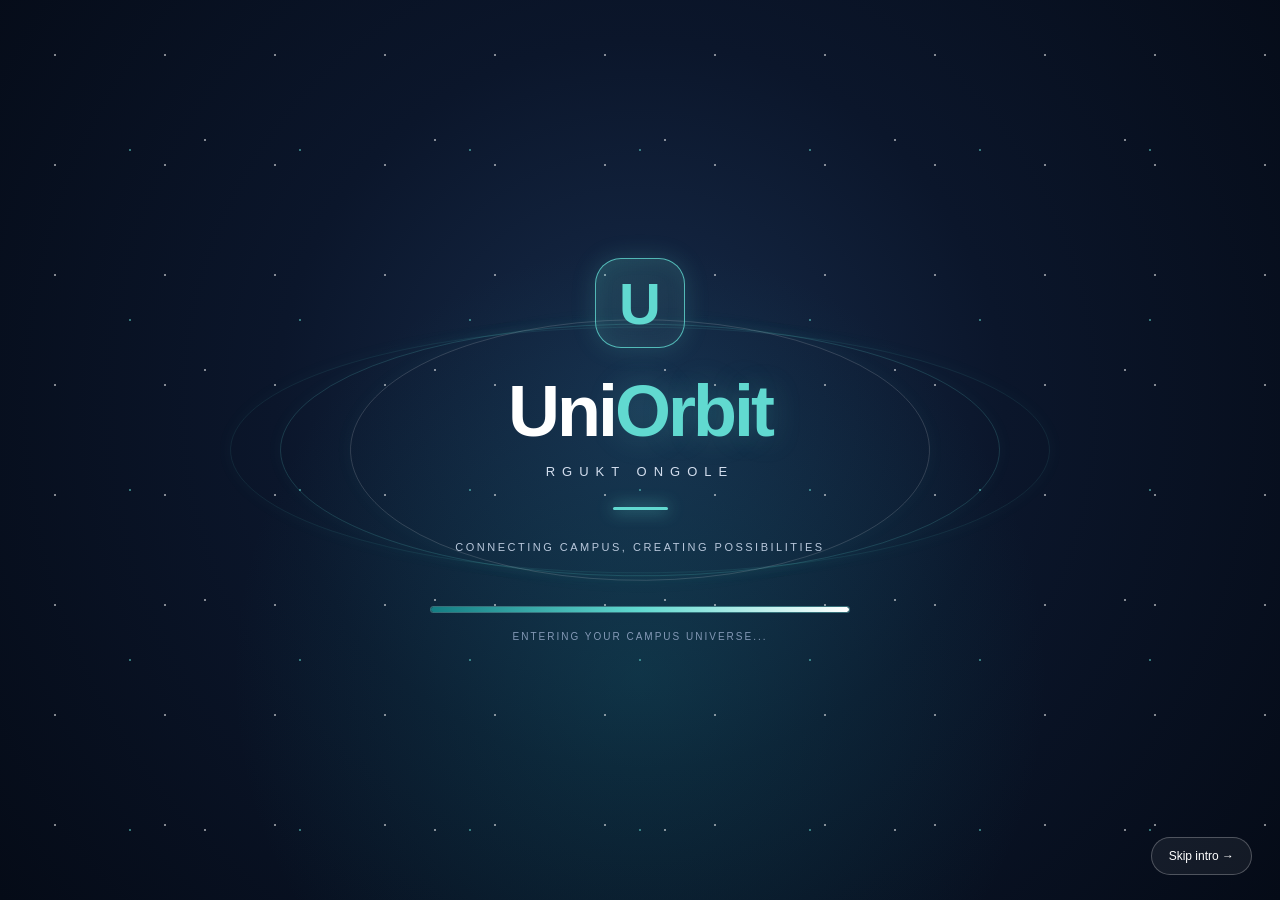
<file: frontend/index.html>
<!DOCTYPE html>
<html lang="en">
<head>
    <meta charset="UTF-8">
    <meta name="viewport" content="width=device-width, initial-scale=1.0">

    <title>Login | UniOrbit</title>

    <!-- Connect the CSS file -->
    <link rel="stylesheet" href="style.css">

    <!-- Connect the JavaScript file -->
    <script src="script.js" defer></script>
</head>

<body>
    
    <!-- UniOrbit Opening Animation -->
    <div class="intro-screen" id="introScreen">

        <div class="intro-stars"></div>

        <div class="intro-orbit intro-orbit-one"></div>
        <div class="intro-orbit intro-orbit-two"></div>
        <div class="intro-orbit intro-orbit-three"></div>

        <div class="intro-content">

            <div class="intro-logo">U</div>

            <h1 class="intro-title">
                Uni<span>Orbit</span>
            </h1>

            <p class="intro-college">RGUKT ONGOLE</p>

            <div class="intro-divider"></div>

            <p class="intro-tagline">
                CONNECTING CAMPUS, CREATING POSSIBILITIES
            </p>

            <div class="intro-loader">
                <div class="intro-loader-bar" id="introLoaderBar"></div>
            </div>

            <p class="intro-loading-text">ENTERING YOUR CAMPUS UNIVERSE...</p>

        </div>

        <button type="button" class="intro-skip" id="skipIntro">
            Skip intro →
        </button>

    </div>
    <!-- End UniOrbit Opening Animation -->

    <main class="login-container">

        <!-- Left branding section -->
        <section class="brand-panel">
            <div class="brand-content">

                <div class="logo">
                    <span class="logo-icon">U</span>
                    <span class="logo-name">UniOrbit</span>
                </div>

                <p class="brand-label">RGUKT ONGOLE</p>

                <h1>
                    Your campus.<br>
                    Your community.<br>
                    <span>Your future.</span>
                </h1>

                <p class="brand-description">
                    One connected space for learning, collaboration,
                    campus updates, and university life.
                </p>

                <div class="orbit-decoration" aria-hidden="true">
                    <div class="orbit orbit-one"></div>
                    <div class="orbit orbit-two"></div>
                    <div class="orbit orbit-three"></div>
                    <div class="orbit-core"></div>
                </div>

                <p class="brand-footer">
                    CONNECTING CAMPUS, CREATING POSSIBILITIES
                </p>

            </div>
        </section>

        <!-- Right login section -->
        <section class="form-panel">
            <div class="form-content">

                <p class="welcome-label">WELCOME BACK</p>

                <h2>Sign in to UniOrbit</h2>

                <p class="form-description">
                    Access your university portal and stay connected.
                </p>

                <form id="loginForm">

                    <div class="form-group">
                        <label for="email">University email</label>
                        <input
                            type="email"
                            id="email"
                            name="email"
                            placeholder="you@university.edu"
                            autocomplete="username"
                            required
                        >
                    </div>

                    <div class="form-group">
                        <label for="password">Password</label>

                        <div class="password-wrapper">
                            <input
                                type="password"
                                id="password"
                                name="password"
                                placeholder="Enter your password"
                                autocomplete="current-password"
                                required
                            >

                            <button
                                type="button"
                                id="togglePassword"
                                class="password-toggle"
                                aria-label="Show password"
                                aria-pressed="false"
                            >
                                Show
                            </button>
                        </div>
                    </div>

                    <div class="form-options">
                        <label class="remember-option">
                            <input
                                type="checkbox"
                                id="rememberMe"
                                name="rememberMe"
                            >
                            <span>Remember me</span>
                        </label>

                        <a href="#" id="forgotPassword">
                            Forgot password?
                        </a>
                    </div>

                    <button type="submit" class="login-button">
                        Sign In
                        <span aria-hidden="true">→</span>
                    </button>

                    <p id="formMessage" class="form-message"
                       role="status" aria-live="polite"></p>

                </form>

                <div class="registration-link">
                    Don't have an account?
                    <a href="register.html">Register</a>
                </div>

                <p class="security-note">
                    UniOrbit · A smarter campus experience
                </p>

            </div>
        </section>

    </main>

</body>
</html>
</file>
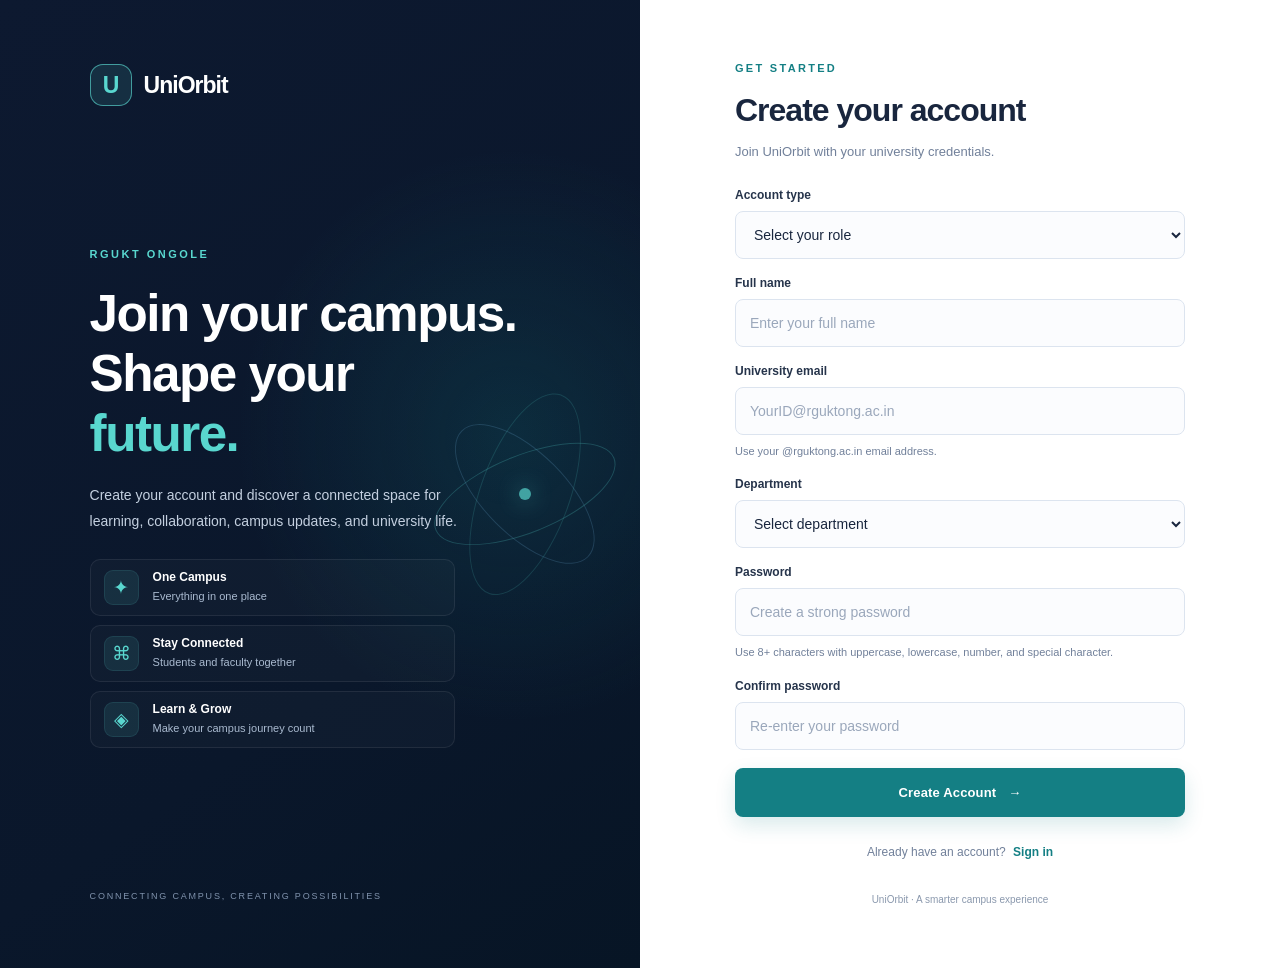
<file: frontend/register.html>
<!DOCTYPE html>
<html lang="en">
<head>
    <meta charset="UTF-8">
    <meta name="viewport" content="width=device-width, initial-scale=1.0">
    <meta name="theme-color" content="#0d1930">
    <title>Create Account | UniOrbit</title>

    <link rel="stylesheet" href="register.css">
    <script src="register.js" defer></script>
</head>
<body class="register-page">

    <main class="register-shell">

        <!-- Left branding panel -->
        <section class="register-brand">
            <a class="brand-logo" href="index.html" aria-label="UniOrbit home">
                <span class="brand-mark">U</span>
                <span>UniOrbit</span>
            </a>

            <div class="brand-content">
                <p class="eyebrow">RGUKT ONGOLE</p>

                <h1>
                    Join your campus.<br>
                    Shape your<br>
                    <span>future.</span>
                </h1>

                <p class="brand-description">
                    Create your account and discover a connected space
                    for learning, collaboration, campus updates, and
                    university life.
                </p>
                
                <div class="brand-features">
                    <div class="brand-feature">
                        <span class="feature-icon">✦</span>
                        <div>
                            <strong>One Campus</strong>
                            <small>Everything in one place</small>
                        </div>
                    </div>

                    <div class="brand-feature">
                        <span class="feature-icon">⌘</span>
                        <div>
                            <strong>Stay Connected</strong>
                            <small>Students and faculty together</small>
                        </div>
                    </div>

                    <div class="brand-feature">
                        <span class="feature-icon">◈</span>
                        <div>
                            <strong>Learn & Grow</strong>
                            <small>Make your campus journey count</small>
                        </div>
                    </div>
                </div>

            </div>

            <div class="orbit-art" aria-hidden="true">
                <span class="orbit orbit-one"></span>
                <span class="orbit orbit-two"></span>
                <span class="orbit orbit-three"></span>
                <span class="orbit-center"></span>
            </div>

            <p class="brand-footer">
                CONNECTING CAMPUS, CREATING POSSIBILITIES
            </p>
        </section>

        <!-- Right registration panel -->
        <section class="register-main">
            <div class="register-card">

                <p class="form-eyebrow">GET STARTED</p>
                <h2>Create your account</h2>
                <p class="form-intro">
                    Join UniOrbit with your university credentials.
                </p>

                <form id="registerForm" class="register-form">

                    <div class="form-field">
                        <label for="role">Account type</label>
                        <select id="role" name="role" required>
                            <option value="">Select your role</option>
                            <option value="student">Student</option>
                            <option value="faculty">Faculty</option>
                        </select>
                    </div>

                    <div class="form-field">
                        <label for="fullName">Full name</label>
                        <input
                            type="text"
                            id="fullName"
                            name="fullName"
                            placeholder="Enter your full name"
                            autocomplete="name"
                            required
                        >
                    </div>

                    <div class="form-field">
                        <label for="email">University email</label>
                        <input
                            type="email"
                            id="email"
                            name="email"
                            placeholder="YourID@rguktong.ac.in"
                            autocomplete="email"
                            required
                        >
                        <small>Use your @rguktong.ac.in email address.</small>
                    </div>

                    <div class="form-field" id="studentField" hidden>
                        <label for="studentId">Student ID</label>
                        <input
                            type="text"
                            id="studentId"
                            name="studentId"
                            placeholder="Enter your student ID"
                        >
                    </div>

                    <div class="form-field" id="facultyField" hidden>
                        <label for="facultyId">Faculty ID</label>
                        <input
                            type="text"
                            id="facultyId"
                            name="facultyId"
                            placeholder="Enter your faculty ID"
                        >
                    </div>

                    <div class="form-field">
                        <label for="department">Department</label>
                        <select id="department" name="department" required>
                            <option value="">Select department</option>
                            <option value="CSE">Computer Science (CSE)</option>
                            <option value="ECE">Electronics (ECE)</option>
                            <option value="EEE">Electrical (EEE)</option>
                            <option value="MECH">Mechanical (MECH)</option>
                            <option value="CIVIL">Civil (CIVIL)</option>
                            <option value="OTHER">Other</option>
                        </select>
                    </div>

                    <div class="form-field" id="yearField" hidden>
                        <label for="academicYear">Academic year</label>
                        <select id="academicYear" name="academicYear">
                            <option value="">Select academic year</option>
                            <option value="P1">P1</option>
                            <option value="P2">P2</option>
                            <option value="E1">E1</option>
                            <option value="E2">E2</option>
                            <option value="E3">E3</option>
                            <option value="E4">E4</option>
                        </select>
                    </div>

                    <div class="form-field">
                        <label for="newPassword">Password</label>
                        <input
                            type="password"
                            id="newPassword"
                            name="newPassword"
                            placeholder="Create a strong password"
                            autocomplete="new-password"
                            minlength="8"
                            required
                        >
                        <small id="passwordStrength">
                            Use 8+ characters with uppercase, lowercase,
                            number, and special character.
                        </small>
                    </div>

                    <div class="form-field">
                        <label for="confirmPassword">Confirm password</label>
                        <input
                            type="password"
                            id="confirmPassword"
                            name="confirmPassword"
                            placeholder="Re-enter your password"
                            autocomplete="new-password"
                            minlength="8"
                            required
                        >
                    </div>

                    <p id="registerMessage" role="status" aria-live="polite"></p>

                    <button type="submit" id="registerButton">
                        <span>Create Account</span>
                        <span aria-hidden="true">→</span>
                    </button>

                </form>

                <p class="signin-link">
                    Already have an account?
                    <a href="index.html">Sign in</a>
                </p>

                <p class="security-note">
                    UniOrbit · A smarter campus experience
                </p>

            </div>
        </section>

    </main>

</body>
</html>
</file>
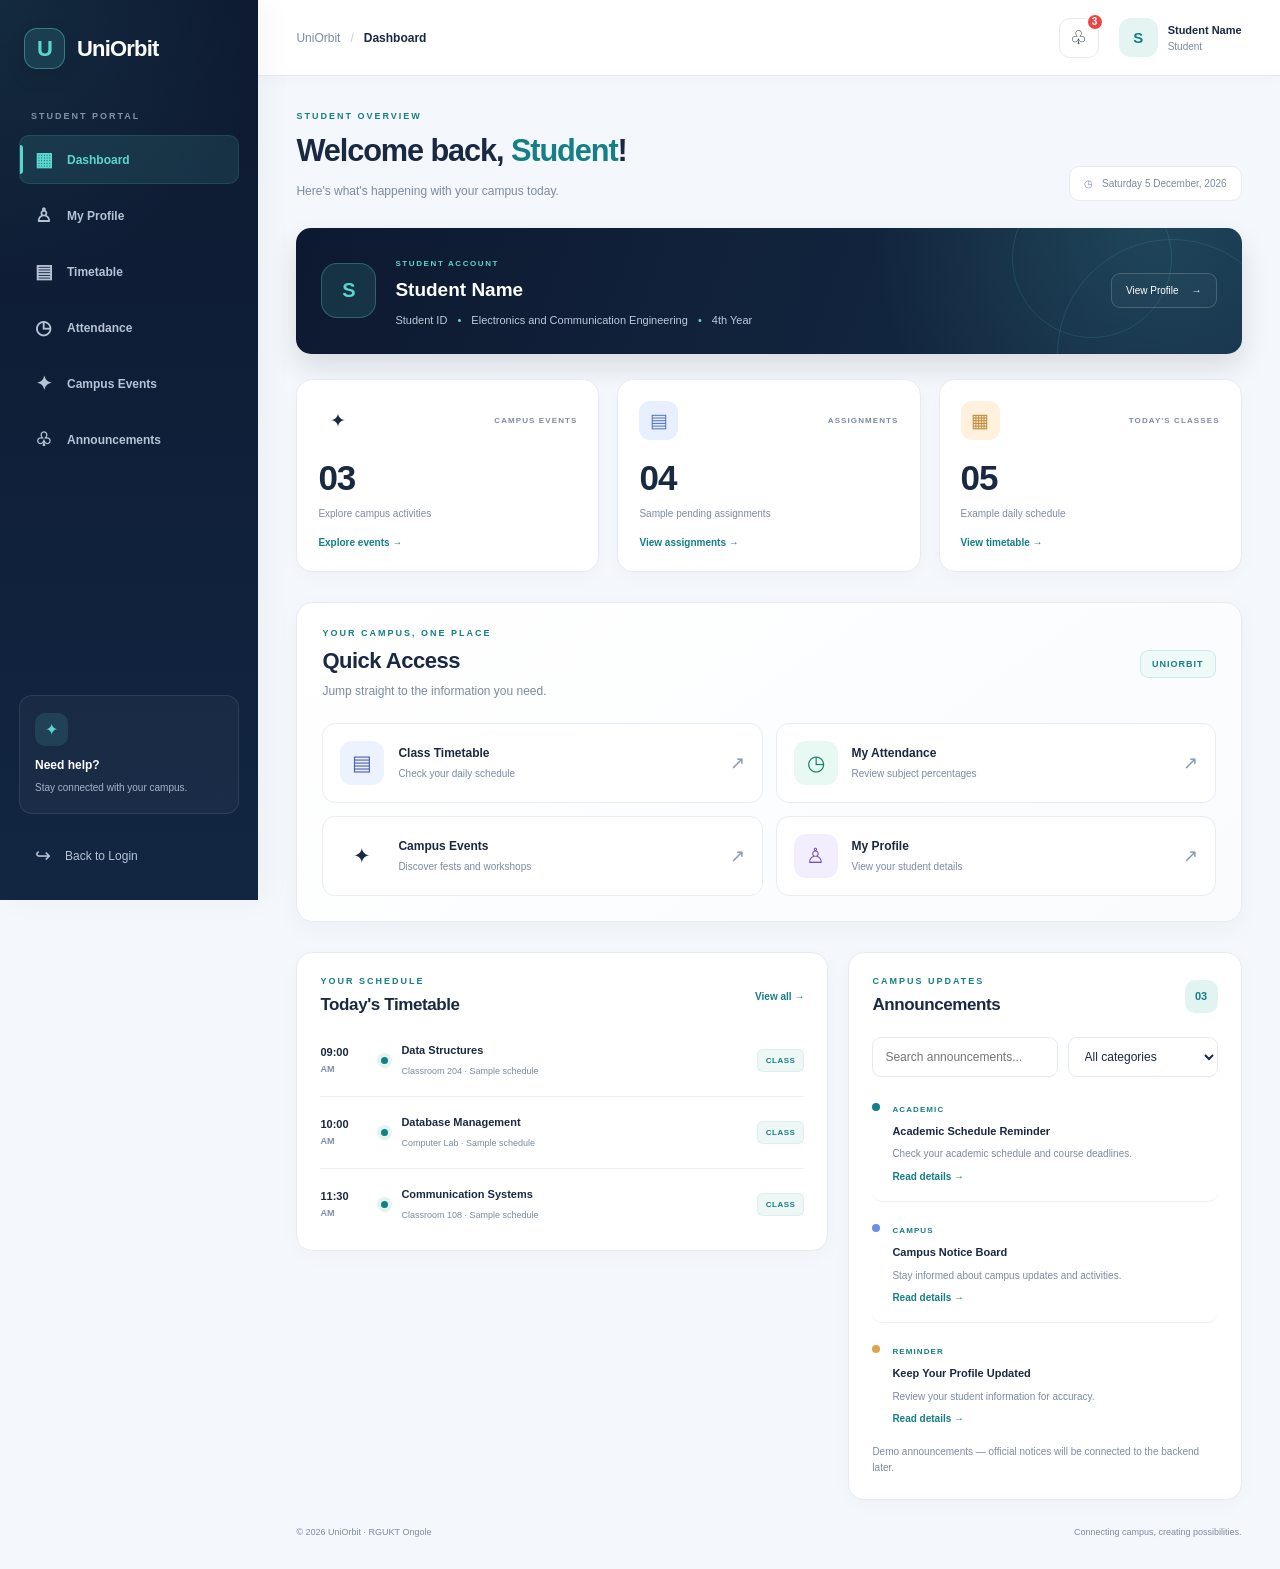
<file: frontend/student-dashboard.html>
<!DOCTYPE html>
<html lang="en">
<head>
    <meta charset="UTF-8">
    <meta name="viewport" content="width=device-width, initial-scale=1.0">
    <meta name="theme-color" content="#0d1930">
    <title>Student Dashboard | UniOrbit</title>

    <link rel="stylesheet" href="student-dashboard.css">
    <script src="student-dashboard.js" defer></script>
</head>
<body class="dashboard-page">

    <div class="dashboard-layout">

        <!-- Sidebar -->
        <aside class="sidebar" id="sidebar">
            <a href="student-dashboard.html" class="sidebar-brand">
                <span class="brand-mark">U</span>
                <span>UniOrbit</span>
            </a>

            <div class="sidebar-label">STUDENT PORTAL</div>

            <nav class="sidebar-nav" aria-label="Main navigation">
                <a href="#overview" class="nav-link active" data-section="overview">
                    <span class="nav-icon">▦</span>
                    Dashboard
                </a>
                <a href="#profile" class="nav-link" data-section="profile">
                    <span class="nav-icon">♙</span>
                    My Profile
                </a>
                <a href="#timetable" class="nav-link" data-section="timetable">
                    <span class="nav-icon">▤</span>
                    Timetable
                </a>
                <a href="#attendance" class="nav-link" data-section="attendance">
                    <span class="nav-icon">◷</span>
                    Attendance
                </a>
                <a href="#campus-events" class="nav-link" data-section="campus-events">
                <span class="nav-icon">✦</span>
                <span>Campus Events</span>
                </a>
                <a href="#announcements" class="nav-link" data-section="announcements">
                    <span class="nav-icon">♧</span>
                    Announcements
                </a>
            </nav>

            <div class="sidebar-bottom">
                <div class="sidebar-help">
                    <span class="help-icon">✦</span>
                    <strong>Need help?</strong>
                    <p>Stay connected with your campus.</p>
                </div>

                <a href="index.html" class="logout-link" id="logoutLink">
                    <span class="nav-icon">↪</span>
                    Back to Login
                </a>
            </div>
        </aside>

        <!-- Main content -->
        <main class="dashboard-main" id="mainContent">

            <header class="topbar">
                <button
                    type="button"
                    class="menu-toggle"
                    id="menuToggle"
                    aria-label="Toggle navigation"
                    aria-expanded="false"
                    aria-controls="sidebar"
                >☰</button>

                <div class="breadcrumb">
                    <span>UniOrbit</span>
                    <span class="breadcrumb-divider">/</span>
                    <strong id="breadcrumbCurrent">Dashboard</strong>
                </div>

                <div class="topbar-actions">
                    <div class="notification-wrap">
                    <button
                        type="button"
                        class="icon-button"
                        id="notificationButton"
                        aria-label="Notifications"
                        title="Notifications"
                        aria-expanded="false"
                    >
                        ♧
                        <span id="notificationBadge" class="notification-badge" hidden>0</span>
                    </button>

                    <div id="notificationPanel" class="notification-panel" hidden>
                        <div class="notification-header">
                            <div>
                                <h3>Notifications</h3>
                                <p id="notificationCount">You're all caught up!</p>
                            </div>

                            <button
                                type="button"
                                id="markAllNotificationsRead"
                                class="mark-read-button"
                            >
                                Mark all read
                            </button>
                        </div>

                        <div id="notificationList" class="notification-list"></div>
                    </div>
                </div>

                    <div class="topbar-user">
                        <div class="avatar" id="headerAvatar">S</div>
                        <div class="topbar-user-info">
                            <strong id="headerName">Student Name</strong>
                            <span>Student</span>
                        </div>
                    </div>
                </div>
            </header>

            <div class="dashboard-content" id="overview">

                <!-- Welcome section -->
                <section class="welcome-section">
                    <div>
                        <p class="section-eyebrow">STUDENT OVERVIEW</p>
                        <h1>Welcome back, <span id="welcomeName">Student</span>!</h1>
                        <p class="welcome-description">
                            Here's what's happening with your campus today.
                        </p>
                    </div>

                    <div class="date-chip">
                        <span>◷</span>
                        <span id="currentDate">Your campus at a glance</span>
                    </div>
                </section>

                <!-- Profile summary -->
                <section class="profile-banner">
                    <div class="profile-banner-avatar" id="profileAvatar">S</div>

            <div class="profile-banner-info">
                <span class="profile-tag">STUDENT ACCOUNT</span>

                <h2 id="profileName">Student Name</h2>

                <p>
                    <span id="profileIdNumber">Student ID</span>
                    <span class="dot-separator">•</span>
                    <span id="profileDepartment">Department</span>
                    <span class="dot-separator">•</span>
                    <span id="profileYear">Academic Year</span>
                </p>
            </div>

                    <a href="#profile" class="profile-action" data-section="profile">
                        View Profile <span>→</span>
                    </a>
                </section>

                <!-- Statistics -->
                <section class="stats-grid" aria-label="Academic summary">

                    <article class="stat-card">
    <div class="stat-card-top">
        <span class="stat-icon">✦</span>
        <span class="stat-label">CAMPUS EVENTS</span>
    </div>

    <div class="stat-value">03</div>

    <p class="stat-description">
        Explore campus activities
    </p>

    <a href="#campus-events"
       class="stat-link"
       data-section="campus-events">
        Explore events →
    </a>
</article>

                    <article class="stat-card">
                        <div class="stat-card-top">
                            <span class="stat-icon assignment-icon">▤</span>
                            <span class="stat-label">ASSIGNMENTS</span>
                        </div>
                        <div class="stat-value">04</div>
                        <p class="stat-description">Sample pending assignments</p>
                        <a href="#assignments" class="stat-link" data-section="assignments">
                            View assignments →
                        </a>
                    </article>

                    <article class="stat-card">
                        <div class="stat-card-top">
                            <span class="stat-icon classes-icon">▦</span>
                            <span class="stat-label">TODAY'S CLASSES</span>
                        </div>
                        <div class="stat-value">05</div>
                        <p class="stat-description">Example daily schedule</p>
                        <a href="#timetable" class="stat-link" data-section="timetable">
                            View timetable →
                        </a>
                    </article>
                </section>
                
                <!-- Quick Access -->
                <section class="quick-access-section">
                    <div class="quick-access-heading">
                        <div>
                            <p class="section-eyebrow">YOUR CAMPUS, ONE PLACE</p>
                            <h2>Quick Access</h2>
                            <p>Jump straight to the information you need.</p>
                        </div>
                        <span class="quick-access-badge">UNIORBIT</span>
                    </div>

                    <div class="quick-access-grid">
                        <a href="#timetable"
                        class="quick-access-card"
                        data-section="timetable">
                            <span class="quick-access-icon timetable-shortcut">▤</span>
                            <span class="quick-access-copy">
                                <strong>Class Timetable</strong>
                                <small>Check your daily schedule</small>
                            </span>
                            <span class="quick-access-arrow">↗</span>
                        </a>

                        <a href="#attendance"
                        class="quick-access-card"
                        data-section="attendance">
                            <span class="quick-access-icon attendance-shortcut">◷</span>
                            <span class="quick-access-copy">
                                <strong>My Attendance</strong>
                                <small>Review subject percentages</small>
                            </span>
                            <span class="quick-access-arrow">↗</span>
                        </a>

                        <a href="#campus-events"
   class="quick-access-card"
   data-section="campus-events">

    <span class="quick-access-icon">✦</span>

    <span class="quick-access-copy">
        <strong>Campus Events</strong>
        <small>Discover fests and workshops</small>
    </span>

    <span class="quick-access-arrow">↗</span>
</a>

                        <a href="#profile"
                        class="quick-access-card"
                        data-section="profile">
                            <span class="quick-access-icon profile-shortcut">♙</span>
                            <span class="quick-access-copy">
                                <strong>My Profile</strong>
                                <small>View your student details</small>
                            </span>
                            <span class="quick-access-arrow">↗</span>
                        </a>
                    </div>
                </section>

                <!-- Lower dashboard grid -->
                <div class="dashboard-grid">

                    <section class="content-card" id="timetable">
                        <div class="card-heading">
                            <div>
                                <p class="section-eyebrow">YOUR SCHEDULE</p>
                                <h2>Today's Timetable</h2>
                            </div>
                            <a href="#timetable" data-section="timetable" class="text-link">
                                View all →
                            </a>
                        </div>

                        <div class="schedule-list">
                            <article class="schedule-item">
                                <div class="schedule-time">09:00<br><span>AM</span></div>
                                <div class="schedule-marker"></div>
                                <div class="schedule-info">
                                    <strong>Data Structures</strong>
                                    <span>Classroom 204 · Sample schedule</span>
                                </div>
                                <span class="schedule-status">CLASS</span>
                            </article>

                            <article class="schedule-item">
                                <div class="schedule-time">10:00<br><span>AM</span></div>
                                <div class="schedule-marker"></div>
                                <div class="schedule-info">
                                    <strong>Database Management</strong>
                                    <span>Computer Lab · Sample schedule</span>
                                </div>
                                <span class="schedule-status">CLASS</span>
                            </article>

                            <article class="schedule-item">
                                <div class="schedule-time">11:30<br><span>AM</span></div>
                                <div class="schedule-marker"></div>
                                <div class="schedule-info">
                                    <strong>Communication Systems</strong>
                                    <span>Classroom 108 · Sample schedule</span>
                                </div>
                                <span class="schedule-status">CLASS</span>
                            </article>
                        </div>
                    </section>

                    <section class="content-card announcements-panel" id="announcements">
    <div class="card-heading">
        <div>
            <p class="section-eyebrow">CAMPUS UPDATES</p>
            <h2>Announcements</h2>
        </div>
        <span class="announcement-count" id="announcementCount">03</span>
    </div>

    <div class="announcement-controls">
        <input
            type="search"
            id="announcementSearch"
            placeholder="Search announcements..."
            aria-label="Search announcements">

        <select id="announcementFilter" aria-label="Filter announcements">
            <option value="all">All categories</option>
            <option value="academic">Academic</option>
            <option value="campus">Campus</option>
            <option value="reminder">Reminder</option>
        </select>
    </div>

    <div class="announcement-list" id="announcementList">

        <article class="announcement-item announcement-clickable"
            tabindex="0" role="button"
            data-category="academic"
            data-title="Academic Schedule Reminder"
            data-message="Please check your academic schedule and course-related deadlines regularly. Follow official instructions from your department and contact your faculty for clarification."
            data-publisher="Academic Department"
            data-date="23 October 2026"
            data-priority="Important">

            <span class="announcement-dot teal-dot"></span>
            <div>
                <span class="announcement-category">ACADEMIC</span>
                <h3>Academic Schedule Reminder</h3>
                <p>Check your academic schedule and course deadlines.</p>
                <span class="announcement-read-more">Read details →</span>
            </div>
        </article>

        <article class="announcement-item announcement-clickable"
            tabindex="0" role="button"
            data-category="campus"
            data-title="Campus Notice Board"
            data-message="Check the university notice board regularly for campus updates, departmental information, student activities and other official announcements."
            data-publisher="Campus Administration"
            data-date="23 October 2026"
            data-priority="Normal">

            <span class="announcement-dot blue-dot"></span>
            <div>
                <span class="announcement-category">CAMPUS</span>
                <h3>Campus Notice Board</h3>
                <p>Stay informed about campus updates and activities.</p>
                <span class="announcement-read-more">Read details →</span>
            </div>
        </article>

        <article class="announcement-item announcement-clickable"
            tabindex="0" role="button"
            data-category="reminder"
            data-title="Keep Your Profile Updated"
            data-message="Review your student profile and make sure your contact information, department and academic year are correct. Contact the appropriate college office if any official details need correction."
            data-publisher="Student Administration"
            data-date="23 October 2026"
            data-priority="Normal">

            <span class="announcement-dot amber-dot"></span>
            <div>
                <span class="announcement-category">REMINDER</span>
                <h3>Keep Your Profile Updated</h3>
                <p>Review your student information for accuracy.</p>
                <span class="announcement-read-more">Read details →</span>
            </div>
        </article>

    </div>

    <p id="announcementEmpty" hidden>
        No announcements match your search.
    </p>

    <p class="announcement-demo-note">
        Demo announcements — official notices will be connected to the backend later.
    </p>
</section>
<div class="announcement-modal" id="announcementModal" hidden>
    <div class="announcement-modal-backdrop"
         id="announcementModalBackdrop"></div>

    <div class="announcement-modal-content"
         role="dialog"
         aria-modal="true"
         aria-labelledby="announcementModalTitle">

        <button type="button"
                class="announcement-modal-close"
                id="closeAnnouncementModal"
                aria-label="Close announcement">
            &times;
        </button>

        <span class="announcement-modal-category"
              id="announcementModalCategory"></span>

        <h2 id="announcementModalTitle"></h2>

        <p class="announcement-modal-message"
           id="announcementModalMessage"></p>

        <div class="announcement-modal-meta">
            <p><strong>Published by:</strong>
                <span id="announcementModalPublisher"></span>
            </p>
            <p><strong>Date:</strong>
                <span id="announcementModalDate"></span>
            </p>
            <p><strong>Priority:</strong>
                <span id="announcementModalPriority"></span>
            </p>
        </div>

        <button type="button"
                class="primary-button"
                id="announcementModalDone">
            Close Announcement
        </button>
    </div>
</div>
                </div>

                <!-- Footer -->
                <footer class="dashboard-footer">
                    <span>© <span id="footerYear"></span> UniOrbit · RGUKT Ongole</span>
                    <span>Connecting campus, creating possibilities.</span>
                </footer>

            </div>

            <!-- Simple content area for navigation previews -->
            <section class="secondary-view" id="secondaryView" hidden>
                <div class="content-card secondary-view-card">
                    <p class="section-eyebrow">STUDENT PORTAL</p>
                    <h1 id="secondaryTitle">My Profile</h1>
                    <p id="secondaryDescription">
                        This section will be developed next.
                    </p>
                    <button type="button" class="primary-button" id="backToDashboard">
                        ← Back to Dashboard
                    </button>
                </div>
            </section>

        </main>
    </div>

    <div class="sidebar-overlay" id="sidebarOverlay"></div>

</body>
</html>
</file>
<file: frontend/style.css>
/* ==============================
   1. GLOBAL SETTINGS
================================ */

* {
    margin: 0;
    padding: 0;
    box-sizing: border-box;
}

:root {
    --navy: #101d38;
    --navy-light: #1b2d50;
    --teal: #147d83;
    --mint: #61d9d0;
    --white: #ffffff;
    --background: #f5f8fc;
    --text: #17243b;
    --muted: #7c8799;
    --border: #dfe5ee;
}

body {
    min-height: 100vh;
    font-family: "Segoe UI", Arial, sans-serif;
    background: var(--background);
    color: var(--text);
}

/* ==============================
   2. MAIN LAYOUT
================================ */

.login-container {
    display: grid;
    grid-template-columns: 1fr 1fr;
    min-height: 100vh;
}

/* ==============================
   3. LEFT BRANDING PANEL
================================ */

.brand-panel {
    position: relative;
    display: flex;
    align-items: center;
    justify-content: center;
    overflow: hidden;
    padding: 60px;
    color: var(--white);
    background:
        radial-gradient(
            circle at 80% 65%,
            rgba(20, 125, 131, 0.3),
            transparent 38%
        ),
        linear-gradient(145deg, var(--navy), #0b1428);
}

.brand-panel::before {
    content: "";
    position: absolute;
    inset: 0;
    opacity: 0.15;
    background-image: radial-gradient(
        rgba(255, 255, 255, 0.6) 1px,
        transparent 1px
    );
    background-size: 30px 30px;
    pointer-events: none;
}

.brand-content {
    position: relative;
    z-index: 1;
    width: 100%;
    max-width: 540px;
}

.logo {
    display: flex;
    align-items: center;
    gap: 12px;
    margin-bottom: 70px;
}

.logo-icon {
    display: grid;
    place-items: center;
    width: 46px;
    height: 46px;
    border: 1px solid rgba(97, 217, 208, 0.6);
    border-radius: 14px;
    background: rgba(97, 217, 208, 0.12);
    color: var(--mint);
    font-size: 25px;
    font-weight: 800;
}

.logo-name {
    font-size: 25px;
    font-weight: 700;
    letter-spacing: -0.8px;
}

.brand-label {
    margin-bottom: 22px;
    color: var(--mint);
    font-size: 12px;
    font-weight: 700;
    letter-spacing: 3px;
}

.brand-content h1 {
    position: relative;
    z-index: 2;
    font-size: clamp(38px, 4vw, 58px);
    line-height: 1.17;
    letter-spacing: -2px;
}

.brand-content h1 span {
    color: var(--mint);
}

.brand-description {
    max-width: 400px;
    margin-top: 24px;
    color: #bdc9dc;
    font-size: 16px;
    line-height: 1.8;
}

.brand-footer {
    margin-top: 55px;
    color: #8495b0;
    font-size: 10px;
    font-weight: 600;
    letter-spacing: 2px;
}

/* ==============================
   4. ORBIT ANIMATION
================================ */

.orbit-decoration {
    position: absolute;
    top: 50%;
    right: -30px;
    width: 220px;
    height: 220px;
    transform: translateY(-20%);
    opacity: 0.75;
    pointer-events: none;
}

.orbit {
    position: absolute;
    inset: 0;
    border: 1px solid rgba(97, 217, 208, 0.35);
    border-radius: 50%;
}

.orbit-one {
    transform: rotateX(65deg) rotate(-25deg);
    animation: orbit-spin 14s linear infinite;
}

.orbit-two {
    transform: rotateY(65deg) rotate(35deg);
    animation: orbit-spin 18s linear infinite reverse;
}

.orbit-three {
    inset: 25px;
    transform: rotateX(65deg) rotate(45deg);
    border-color: rgba(255, 255, 255, 0.25);
}

.orbit-core {
    position: absolute;
    top: 50%;
    left: 50%;
    width: 15px;
    height: 15px;
    border-radius: 50%;
    background: var(--mint);
    box-shadow: 0 0 25px var(--mint);
    transform: translate(-50%, -50%);
}

@keyframes orbit-spin {
    from {
        rotate: 0deg;
    }

    to {
        rotate: 360deg;
    }
}

/* ==============================
   5. RIGHT LOGIN PANEL
================================ */

.form-panel {
    display: flex;
    align-items: center;
    justify-content: center;
    padding: 55px 40px;
    background: var(--white);
}

.form-content {
    width: 100%;
    max-width: 410px;
    animation: fade-in 0.7s ease both;
}

.welcome-label {
    margin-bottom: 13px;
    color: var(--teal);
    font-size: 11px;
    font-weight: 800;
    letter-spacing: 2.5px;
}

.form-content h2 {
    font-size: clamp(27px, 3vw, 34px);
    letter-spacing: -1.1px;
}

.form-description {
    margin-top: 12px;
    color: var(--muted);
    font-size: 14px;
    line-height: 1.7;
}

/* ==============================
   6. INPUT FIELDS
================================ */

#loginForm {
    margin-top: 36px;
}

.form-group {
    margin-bottom: 23px;
}

.form-group > label {
    display: block;
    margin-bottom: 10px;
    font-size: 13px;
    font-weight: 650;
}

.form-group input {
    width: 100%;
    height: 52px;
    padding: 0 15px;
    border: 1px solid var(--border);
    border-radius: 10px;
    outline: none;
    background: #fbfcfe;
    color: var(--text);
    font: inherit;
    font-size: 14px;
    transition: border-color 0.2s, box-shadow 0.2s;
}

.form-group input::placeholder {
    color: #a1aabb;
}

.form-group input:focus {
    border-color: var(--teal);
    box-shadow: 0 0 0 4px rgba(20, 125, 131, 0.1);
}

/* Password input and show/hide button */

.password-wrapper {
    position: relative;
}

.password-wrapper input {
    padding-right: 75px;
}

.password-toggle {
    position: absolute;
    top: 50%;
    right: 14px;
    transform: translateY(-50%);
    border: none;
    background: transparent;
    color: var(--teal);
    font-size: 12px;
    font-weight: 700;
    cursor: pointer;
}

/* ==============================
   7. FORM OPTIONS
================================ */

.form-options {
    display: flex;
    align-items: center;
    justify-content: space-between;
    gap: 12px;
    margin: 4px 0 27px;
    font-size: 12px;
}

.remember-option {
    display: flex;
    align-items: center;
    gap: 8px;
    color: #596579;
    cursor: pointer;
}

.remember-option input {
    width: 15px;
    height: 15px;
    accent-color: var(--teal);
}

a {
    color: var(--teal);
    font-weight: 650;
    text-decoration: none;
}

a:hover {
    text-decoration: underline;
}

/* ==============================
   8. SIGN-IN BUTTON
================================ */

.login-button {
    display: flex;
    align-items: center;
    justify-content: center;
    gap: 12px;
    width: 100%;
    min-height: 52px;
    border: none;
    border-radius: 10px;
    background: var(--teal);
    color: var(--white);
    font-size: 14px;
    font-weight: 700;
    cursor: pointer;
    box-shadow: 0 8px 18px rgba(20, 125, 131, 0.16);
    transition: background 0.2s, transform 0.2s, box-shadow 0.2s;
}

.login-button:hover {
    background: #10696e;
    box-shadow: 0 10px 22px rgba(20, 125, 131, 0.23);
    transform: translateY(-1px);
}

.login-button:active {
    transform: translateY(0);
}

.login-button span {
    font-size: 20px;
}

/* ==============================
   9. MESSAGES AND FOOTER
================================ */

.form-message {
    min-height: 20px;
    margin-top: 12px;
    color: #b42318;
    font-size: 12px;
    line-height: 1.5;
}

.registration-link {
    margin-top: 25px;
    text-align: center;
    color: #697589;
    font-size: 13px;
}

.registration-link a {
    margin-left: 4px;
}

.security-note {
    margin-top: 45px;
    color: #9aa4b4;
    font-size: 11px;
    text-align: center;
}

/* ==============================
   10. ANIMATION
================================ */

@keyframes fade-in {
    from {
        opacity: 0;
        transform: translateY(12px);
    }

    to {
        opacity: 1;
        transform: translateY(0);
    }
}

/* ==============================
   11. RESPONSIVE DESIGN
================================ */

@media (max-width: 900px) {
    .login-container {
        grid-template-columns: 0.9fr 1.1fr;
    }

    .brand-panel {
        padding: 35px;
    }

    .form-panel {
        padding: 40px 28px;
    }

    .orbit-decoration {
        right: -100px;
        opacity: 0.4;
    }

    .brand-footer {
        font-size: 9px;
        letter-spacing: 1px;
    }
}

@media (max-width: 650px) {
    .login-container {
        grid-template-columns: 1fr;
    }

    .brand-panel {
        min-height: 280px;
        padding: 28px 25px;
    }

    .logo {
        margin-bottom: 32px;
    }

    .brand-content h1 {
        font-size: 35px;
    }

    .brand-description {
        max-width: 330px;
        margin-top: 15px;
        font-size: 13px;
    }

    .orbit-decoration {
        top: 60%;
        right: -85px;
        width: 160px;
        height: 160px;
        opacity: 0.3;
    }

    .brand-footer {
        margin-top: 28px;
    }

    .form-panel {
        padding: 45px 25px;
    }

    .form-content {
        max-width: 430px;
    }

    .security-note {
        margin-top: 30px;
    }
}

/* Respect users who prefer reduced motion */

@media (prefers-reduced-motion: reduce) {
    *,
    *::before,
    *::after {
        animation-duration: 0.01ms !important;
        animation-iteration-count: 1 !important;
        scroll-behavior: auto !important;
        transition-duration: 0.01ms !important;
    }
}

/* =====================================
   UNIORBIT CINEMATIC INTRO
===================================== */

.intro-screen {
    position: fixed;
    inset: 0;
    z-index: 9999;
    display: flex;
    align-items: center;
    justify-content: center;
    overflow: hidden;
    background:
        radial-gradient(
            ellipse at 50% 75%,
            rgba(20, 125, 131, 0.25),
            transparent 45%
        ),
        radial-gradient(
            circle at 50% 45%,
            #172c4b 0%,
            #0b162b 45%,
            #050b17 100%
        );
    color: #ffffff;
    opacity: 1;
    visibility: visible;
    transition:
        opacity 0.8s ease,
        visibility 0.8s ease;
}

/* Smooth exit */

.intro-screen.intro-hidden {
    opacity: 0;
    visibility: hidden;
    pointer-events: none;
}

/* Starfield */

.intro-stars {
    position: absolute;
    inset: 0;
    background-image:
        radial-gradient(circle, #ffffff 1px, transparent 1.5px),
        radial-gradient(circle, #61d9d0 1px, transparent 1.5px),
        radial-gradient(circle, #ffffff 1px, transparent 1.5px);
    background-size: 110px 110px, 170px 170px, 230px 230px;
    background-position: 0 0, 45px 65px, 90px 25px;
    opacity: 0.5;
    animation: star-drift 18s linear infinite;
    pointer-events: none;
}

@keyframes star-drift {
    from {
        transform: translateY(0);
    }

    to {
        transform: translateY(-110px);
    }
}

/* Orbital rings */

.intro-orbit {
    position: absolute;
    width: min(72vw, 720px);
    height: min(72vw, 720px);
    border: 1px solid rgba(97, 217, 208, 0.24);
    border-radius: 50%;
    box-shadow: 0 0 25px rgba(97, 217, 208, 0.04);
    pointer-events: none;
}

.intro-orbit-one {
    animation: intro-spin 16s linear infinite;
    transform: scaleY(0.35) rotate(25deg);
}

.intro-orbit-two {
    width: min(58vw, 580px);
    height: min(58vw, 580px);
    border-color: rgba(255, 255, 255, 0.18);
    animation: intro-spin 12s linear infinite reverse;
    transform: scaleY(0.45) rotate(-35deg);
}

.intro-orbit-three {
    width: min(82vw, 820px);
    height: min(82vw, 820px);
    border-color: rgba(97, 217, 208, 0.12);
    animation: intro-spin 24s linear infinite;
    transform: scaleY(0.3) rotate(60deg);
}

@keyframes intro-spin {
    from {
        rotate: 0deg;
    }

    to {
        rotate: 360deg;
    }
}

/* Intro content */

.intro-content {
    position: relative;
    z-index: 2;
    width: min(90%, 600px);
    text-align: center;
    animation: intro-appear 1s ease both;
}

.intro-logo {
    display: grid;
    place-items: center;
    width: 90px;
    height: 90px;
    margin: 0 auto 22px;
    border: 1px solid rgba(97, 217, 208, 0.8);
    border-radius: 26px;
    background: linear-gradient(
        145deg,
        rgba(97, 217, 208, 0.18),
        rgba(255, 255, 255, 0.03)
    );
    color: #61d9d0;
    font-size: 58px;
    font-weight: 800;
    box-shadow:
        0 0 25px rgba(97, 217, 208, 0.18),
        inset 0 0 20px rgba(97, 217, 208, 0.08);
    animation: logo-glow 2.5s ease-in-out infinite alternate;
}

@keyframes logo-glow {
    from {
        box-shadow: 0 0 15px rgba(97, 217, 208, 0.15);
        transform: scale(1);
    }

    to {
        box-shadow: 0 0 38px rgba(97, 217, 208, 0.4);
        transform: scale(1.04);
    }
}

.intro-title {
    font-size: clamp(42px, 7vw, 72px);
    font-weight: 800;
    letter-spacing: -3px;
}

.intro-title span {
    color: #61d9d0;
    text-shadow: 0 0 30px rgba(97, 217, 208, 0.25);
}

.intro-college {
    margin-top: 12px;
    color: #d3deee;
    font-size: 13px;
    letter-spacing: 7px;
}

.intro-divider {
    width: 55px;
    height: 3px;
    margin: 28px auto;
    border-radius: 5px;
    background: #61d9d0;
    box-shadow: 0 0 16px #61d9d0;
    animation: divider-pulse 1.8s ease-in-out infinite alternate;
}

@keyframes divider-pulse {
    from {
        opacity: 0.5;
        transform: scaleX(0.7);
    }

    to {
        opacity: 1;
        transform: scaleX(1.2);
    }
}

.intro-tagline {
    color: #b9c8dc;
    font-size: 11px;
    line-height: 1.8;
    letter-spacing: 2.5px;
}

/* Loading bar */

.intro-loader {
    width: min(80%, 420px);
    height: 7px;
    margin: 48px auto 18px;
    overflow: hidden;
    border: 1px solid rgba(97, 217, 208, 0.35);
    border-radius: 20px;
    background: rgba(255, 255, 255, 0.08);
}

.intro-loader-bar {
    width: 0;
    height: 100%;
    border-radius: inherit;
    background: linear-gradient(
        90deg,
        #147d83,
        #61d9d0,
        #ffffff
    );
    box-shadow: 0 0 15px #61d9d0;
    transition: width 2.7s cubic-bezier(0.2, 0.7, 0.2, 1);
}

.intro-loading-text {
    color: #8499b6;
    font-size: 10px;
    letter-spacing: 2px;
    animation: text-blink 1.5s ease-in-out infinite alternate;
}

@keyframes text-blink {
    from {
        opacity: 0.5;
    }

    to {
        opacity: 1;
    }
}

/* Skip button */

.intro-skip {
    position: absolute;
    right: 28px;
    bottom: 25px;
    z-index: 3;
    padding: 11px 17px;
    border: 1px solid rgba(255, 255, 255, 0.25);
    border-radius: 30px;
    background: rgba(255, 255, 255, 0.06);
    color: #ffffff;
    font-size: 12px;
    cursor: pointer;
    transition: background 0.2s, border-color 0.2s;
}

.intro-skip:hover {
    border-color: #61d9d0;
    background: rgba(97, 217, 208, 0.12);
}

/* Initial entrance */

@keyframes intro-appear {
    from {
        opacity: 0;
        transform: translateY(20px);
    }

    to {
        opacity: 1;
        transform: translateY(0);
    }
}

/* Mobile layout */

@media (max-width: 600px) {
    .intro-logo {
        width: 72px;
        height: 72px;
        border-radius: 20px;
        font-size: 46px;
    }

    .intro-title {
        letter-spacing: -2px;
    }

    .intro-college {
        font-size: 10px;
        letter-spacing: 5px;
    }

    .intro-tagline {
        font-size: 9px;
        letter-spacing: 1.5px;
    }

    .intro-loader {
        margin-top: 35px;
    }

    .intro-skip {
        right: 18px;
        bottom: 18px;
    }
}

/* Accessibility: reduce motion when requested */

@media (prefers-reduced-motion: reduce) {
    .intro-stars,
    .intro-orbit,
    .intro-logo,
    .intro-divider,
    .intro-loading-text {
        animation: none !important;
    }

    .intro-screen,
    .intro-loader-bar {
        transition-duration: 0.01ms !important;
    }
}
</file>
<file: frontend/register.css>
/* ==========================================
   UNIORBIT — RESPONSIVE REGISTRATION PAGE
   Navy + White + Teal
========================================== */

.register-page {
    --navy: #0d1930;
    --navy-light: #122640;
    --teal: #147f84;
    --teal-light: #59d7cf;
    --text: #19263e;
    --muted: #71809a;
    --border: #dce4ef;
    --input-bg: #fbfcfe;

    margin: 0;
    min-width: 320px;
    min-height: 100vh;
    color: var(--text);
    background: #f6f8fc;
    font-family: Arial, Helvetica, sans-serif;
    -webkit-font-smoothing: antialiased;
}

.register-page *,
.register-page *::before,
.register-page *::after {
    box-sizing: border-box;
}

.register-page [hidden] {
    display: none !important;
}

.register-page a {
    color: inherit;
    text-decoration: none;
}

.register-page input,
.register-page select,
.register-page button {
    font: inherit;
}

.register-page button,
.register-page input,
.register-page select {
    -webkit-tap-highlight-color: transparent;
}

/* MAIN LAYOUT */

.register-page .register-shell {
    display: grid;
    grid-template-columns: minmax(0, 1fr) minmax(0, 1fr);
    width: 100%;
    min-height: 100vh;
}

/* LEFT BRANDING PANEL */

.register-page .register-brand {
    position: relative;
    isolation: isolate;
    display: flex;
    flex-direction: column;
    justify-content: space-between;
    min-width: 0;
    min-height: 100vh;
    padding: clamp(28px, 5vw, 68px) clamp(25px, 7vw, 96px);
    overflow: hidden;
    color: #fff;
    background:
        radial-gradient(
            circle at 80% 55%,
            rgba(20, 127, 132, 0.23),
            transparent 35%
        ),
        linear-gradient(
            145deg,
            #0d1930 0%,
            #0c1a30 55%,
            #071525 100%
        );
}

.register-page .register-brand::before {
    content: "";
    position: absolute;
    z-index: -1;
    inset: 0;
    pointer-events: none;
    background-image: radial-gradient(
        rgba(153, 202, 222, 0.32) 0.7px,
        transparent 0.7px
    );
    background-size: 24px 24px;
    opacity: 0.35;
}

/* BRAND LOGO */

.register-page .brand-logo {
    position: relative;
    z-index: 2;
    display: inline-flex;
    align-items: center;
    gap: 12px;
    width: fit-content;
    max-width: 100%;
    font-size: clamp(20px, 1.8vw, 23px);
    font-weight: 800;
    letter-spacing: -1px;
}

.register-page .brand-mark {
    display: grid;
    flex: 0 0 42px;
    place-items: center;
    width: 42px;
    height: 42px;
    border: 1px solid rgba(89, 215, 207, 0.65);
    border-radius: 13px;
    background: rgba(89, 215, 207, 0.12);
    color: var(--teal-light);
    font-size: 23px;
}

/* BRAND CONTENT */

.register-page .brand-content {
    position: relative;
    z-index: 2;
    width: 100%;
    max-width: 570px;
    margin: 40px 0;
}

.register-page .eyebrow,
.register-page .form-eyebrow {
    margin: 0 0 20px;
    color: var(--teal-light);
    font-size: 11px;
    font-weight: 800;
    letter-spacing: 2.5px;
    line-height: 1.6;
}

.register-page .brand-content h1 {
    margin: 0;
    font-size: clamp(34px, 3.7vw, 54px);
    line-height: 1.15;
    letter-spacing: -1.8px;
    font-weight: 800;
    overflow-wrap: break-word;
}

.register-page .brand-content h1 span {
    color: var(--teal-light);
}

.register-page .brand-description {
    max-width: 430px;
    margin: 22px 0 0;
    color: #c4d0e0;
    font-size: 14px;
    line-height: 1.9;
}

/* ORBITAL ARTWORK */

.register-page .orbit-art {
    position: absolute;
    z-index: 0;
    top: 51%;
    right: 1%;
    width: clamp(130px, 19vw, 230px);
    aspect-ratio: 1;
    pointer-events: none;
    transform: translateY(-50%);
    opacity: 0.8;
}

.register-page .orbit {
    position: absolute;
    top: 50%;
    left: 50%;
    width: 84%;
    height: 34%;
    border: 1px solid rgba(89, 215, 207, 0.42);
    border-radius: 50%;
    transform: translate(-50%, -50%) rotate(-22deg);
}

.register-page .orbit-two {
    width: 78%;
    height: 36%;
    transform: translate(-50%, -50%) rotate(45deg);
}

.register-page .orbit-three {
    width: 39%;
    height: 92%;
    transform: translate(-50%, -50%) rotate(20deg);
}

.register-page .orbit-center {
    position: absolute;
    top: 50%;
    left: 50%;
    width: 12px;
    height: 12px;
    border-radius: 50%;
    background: var(--teal-light);
    box-shadow: 0 0 22px rgba(89, 215, 207, 0.75);
    transform: translate(-50%, -50%);
    animation: register-pulse 3s ease-in-out infinite;
}

.register-page .brand-footer {
    position: relative;
    z-index: 2;
    margin: 0;
    color: #8093ad;
    font-size: 9px;
    letter-spacing: 1.8px;
    line-height: 1.8;
}

/* RIGHT PANEL */

.register-page .register-main {
    display: flex;
    align-items: flex-start;
    justify-content: center;
    min-width: 0;
    min-height: 100vh;
    padding: clamp(32px, 5vw, 60px) clamp(24px, 5vw, 76px);
    background: #fff;
}

.register-page .register-card {
    width: 100%;
    max-width: 465px;
    min-width: 0;
    margin: auto;
    animation: register-enter 0.5s ease both;
}

.register-page .form-eyebrow {
    margin-bottom: 12px;
    color: var(--teal);
    letter-spacing: 2.3px;
}

.register-page .register-card h2 {
    margin: 0;
    color: var(--text);
    font-size: clamp(26px, 2.5vw, 34px);
    line-height: 1.25;
    letter-spacing: -1px;
    overflow-wrap: break-word;
}

.register-page .form-intro {
    margin: 11px 0 28px;
    color: var(--muted);
    font-size: 13px;
    line-height: 1.75;
}

/* FORM */

.register-page .register-form {
    display: flex;
    flex-direction: column;
    gap: 17px;
    width: 100%;
}

.register-page .form-field {
    display: flex;
    flex-direction: column;
    gap: 8px;
    width: 100%;
    min-width: 0;
}

.register-page .form-field label {
    color: #26344b;
    font-size: 12px;
    font-weight: 700;
    line-height: 1.5;
}

.register-page .form-field input,
.register-page .form-field select {
    display: block;
    width: 100%;
    min-width: 0;
    min-height: 48px;
    padding: 12px 14px;
    border: 1px solid var(--border);
    border-radius: 9px;
    outline: none;
    background: var(--input-bg);
    color: var(--text);
    font-size: 14px;

    transition:
        border-color 0.2s ease,
        box-shadow 0.2s ease,
        background 0.2s ease;
}

.register-page .form-field select {
    padding-right: 32px;
    cursor: pointer;
}

.register-page .form-field input::placeholder {
    color: #9aa7bb;
    opacity: 1;
}

.register-page .form-field input:focus,
.register-page .form-field select:focus {
    border-color: var(--teal);
    background: #fff;
    box-shadow: 0 0 0 4px rgba(20, 127, 132, 0.10);
}

.register-page .form-field input:focus-visible,
.register-page .form-field select:focus-visible,
.register-page .register-form button:focus-visible,
.register-page a:focus-visible {
    outline: 2px solid var(--teal);
    outline-offset: 3px;
}

.register-page .form-field small {
    color: var(--muted);
    font-size: 11px;
    line-height: 1.65;
    overflow-wrap: anywhere;
}

.register-page #registerMessage {
    margin: 0;
    font-size: 12px;
    line-height: 1.6;
    overflow-wrap: anywhere;
}

.register-page #registerMessage:empty {
    display: none;
}

/* CREATE ACCOUNT BUTTON */

.register-page .register-form button {
    display: flex;
    align-items: center;
    justify-content: center;
    gap: 12px;
    width: 100%;
    min-height: 49px;
    margin-top: 3px;
    padding: 13px 18px;
    border: 0;
    border-radius: 9px;
    background: var(--teal);
    color: #fff;
    font-size: 13px;
    font-weight: 700;
    cursor: pointer;
    box-shadow: 0 8px 20px rgba(20, 127, 132, 0.16);

    transition:
        background 0.2s ease,
        transform 0.2s ease,
        box-shadow 0.2s ease;
}

.register-page .register-form button:hover {
    background: #106e73;
    transform: translateY(-2px);
    box-shadow: 0 11px 24px rgba(20, 127, 132, 0.22);
}

.register-page .register-form button:active {
    transform: translateY(0);
}

.register-page .register-form button:disabled {
    opacity: 0.7;
    cursor: not-allowed;
    transform: none;
}

/* BOTTOM LINKS */

.register-page .signin-link {
    margin: 25px 0 0;
    color: var(--muted);
    text-align: center;
    font-size: 12px;
    line-height: 1.8;
}

.register-page .signin-link a {
    display: inline-block;
    margin-left: 4px;
    color: var(--teal);
    font-weight: 800;
}

.register-page .signin-link a:hover {
    text-decoration: underline;
    text-underline-offset: 3px;
}

.register-page .security-note {
    margin: 28px 0 0;
    color: #8a98ad;
    text-align: center;
    font-size: 10px;
    line-height: 1.7;
}

/* ANIMATIONS */

@keyframes register-pulse {
    0%, 100% {
        opacity: 0.75;
    }

    50% {
        opacity: 1;
    }
}

@keyframes register-enter {
    from {
        opacity: 0;
        transform: translateY(10px);
    }

    to {
        opacity: 1;
        transform: translateY(0);
    }
}

/* TABLETS AND SMALL LAPTOPS */

@media (max-width: 1024px) {
    .register-page .register-shell {
        grid-template-columns: minmax(0, 0.9fr) minmax(0, 1.1fr);
    }

    .register-page .register-brand {
        padding: 38px 30px;
    }

    .register-page .brand-content h1 {
        font-size: clamp(32px, 4vw, 43px);
    }

    .register-page .orbit-art {
        right: -25px;
        opacity: 0.5;
    }

    .register-page .register-main {
        padding: 38px 30px;
    }
}

/* MOBILE LANDSCAPE AND TABLETS */

@media (max-width: 700px) {
    .register-page .register-shell {
        grid-template-columns: minmax(0, 1fr);
    }

    .register-page .register-brand {
        min-height: auto;
        padding: 26px clamp(22px, 6vw, 38px) 30px;
    }

    .register-page .brand-mark {
        flex-basis: 39px;
        width: 39px;
        height: 39px;
    }

    .register-page .brand-content {
        margin: 32px 0 18px;
    }

    .register-page .eyebrow {
        margin-bottom: 13px;
    }

    .register-page .brand-content h1 {
        font-size: clamp(33px, 7vw, 44px);
        letter-spacing: -1.3px;
    }

    .register-page .brand-description {
        max-width: 480px;
        margin-top: 15px;
        font-size: 13px;
        line-height: 1.8;
    }

    .register-page .orbit-art {
        top: 55%;
        right: -35px;
        width: 155px;
        opacity: 0.24;
    }

    .register-page .brand-footer {
        font-size: 8px;
        letter-spacing: 1.2px;
    }

    .register-page .register-main {
        min-height: auto;
        padding: 36px clamp(22px, 6vw, 38px) 32px;
    }

    .register-page .register-card {
        max-width: 500px;
        margin: 0 auto;
    }

    .register-page .register-card h2 {
        font-size: 29px;
    }

    .register-page .form-intro {
        margin-bottom: 24px;
    }
}

/* SMALL MOBILE PHONES */

@media (max-width: 380px) {
    .register-page .register-brand {
        padding: 22px 19px 25px;
    }

    .register-page .brand-content {
        margin: 27px 0 17px;
    }

    .register-page .brand-content h1 {
        font-size: 32px;
    }

    .register-page .orbit-art {
        right: -65px;
        opacity: 0.16;
    }

    .register-page .register-main {
        padding: 30px 19px;
    }

    .register-page .register-card h2 {
        font-size: 26px;
    }

    .register-page .register-form {
        gap: 15px;
    }

    .register-page .form-field input,
    .register-page .form-field select {
        min-height: 46px;
        padding: 11px 12px;
        font-size: 13px;
    }
}

/* SHORT SCREENS */

@media (max-height: 650px) and (min-width: 701px) {
    .register-page .register-brand {
        padding-top: 28px;
        padding-bottom: 28px;
    }

    .register-page .brand-content {
        margin: 24px 0;
    }

    .register-page .brand-description {
        margin-top: 15px;
    }

    .register-page .register-main {
        padding-top: 28px;
        padding-bottom: 28px;
    }
}

/* ACCESSIBILITY */

@media (prefers-reduced-motion: reduce) {
    .register-page *,
    .register-page *::before,
    .register-page *::after {
        animation: none !important;
        transition: none !important;
        scroll-behavior: auto !important;
    }
}

/* ==========================================
   UNIORBIT — PREMIUM ANIMATION UPGRADE
========================================== */

/* 1. Smooth entrance for the branding panel */
.register-page .register-brand {
    animation: brandReveal 0.9s cubic-bezier(0.2, 0.7, 0.2, 1) both;
}

@keyframes brandReveal {
    from {
        opacity: 0;
        transform: translateX(-24px);
    }
    to {
        opacity: 1;
        transform: translateX(0);
    }
}

/* 2. Animate the headline */
.register-page .brand-content {
    animation: textReveal 0.8s 0.2s ease both;
}

@keyframes textReveal {
    from {
        opacity: 0;
        transform: translateY(20px);
    }
    to {
        opacity: 1;
        transform: translateY(0);
    }
}


/* Keep the orbital system centered on the glowing core */
.register-page .orbit-art {
    position: absolute;
    transform: translateY(-50%);
    transform-origin: center center;
}

/* Each ring rotates around the same central point */
.register-page .orbit-one {
    animation: orbitAroundCenter 12s linear infinite;
}

.register-page .orbit-two {
    animation: orbitAroundCenter 18s linear infinite reverse;
}

.register-page .orbit-three {
    animation: orbitAroundCenter 24s linear infinite;
}

/* Rotate the rings around their shared center */
@keyframes orbitAroundCenter {
    from {
        transform: translate(-50%, -50%) rotate(0deg);
    }

    to {
        transform: translate(-50%, -50%) rotate(360deg);
    }
}

/* Keep the central glowing point stationary */
.register-page .orbit-center {
    position: absolute;
    top: 50%;
    left: 50%;
    transform: translate(-50%, -50%);
    animation: coreGlow 2.5s ease-in-out infinite;
}

/* 5. Registration card entrance */
.register-page .register-card {
    animation: cardReveal 0.8s 0.15s cubic-bezier(0.2, 0.7, 0.2, 1) both;
}

@keyframes cardReveal {
    from {
        opacity: 0;
        transform: translateY(24px) scale(0.985);
    }
    to {
        opacity: 1;
        transform: translateY(0) scale(1);
    }
}

/* 6. Staggered form-field entrance */
.register-page .register-form > .form-field {
    animation: fieldReveal 0.55s ease both;
}

.register-page .register-form > .form-field:nth-child(1) {
    animation-delay: 0.20s;
}
.register-page .register-form > .form-field:nth-child(2) {
    animation-delay: 0.27s;
}
.register-page .register-form > .form-field:nth-child(3) {
    animation-delay: 0.34s;
}
.register-page .register-form > .form-field:nth-child(4) {
    animation-delay: 0.41s;
}
.register-page .register-form > .form-field:nth-child(5) {
    animation-delay: 0.48s;
}
.register-page .register-form > .form-field:nth-child(6) {
    animation-delay: 0.55s;
}
.register-page .register-form > .form-field:nth-child(7) {
    animation-delay: 0.62s;
}
.register-page .register-form > .form-field:nth-child(8) {
    animation-delay: 0.69s;
}

@keyframes fieldReveal {
    from {
        opacity: 0;
        transform: translateY(10px);
    }
    to {
        opacity: 1;
        transform: translateY(0);
    }
}

/* 7. Animated focus glow on inputs */
.register-page .form-field input,
.register-page .form-field select {
    transition:
        border-color 0.25s ease,
        box-shadow 0.25s ease,
        background 0.25s ease,
        transform 0.25s ease;
}

.register-page .form-field input:focus,
.register-page .form-field select:focus {
    transform: translateY(-1px);
    box-shadow: 0 0 0 4px rgba(20, 127, 132, 0.10);
}

/* 8. Shimmer effect on Create Account button */
.register-page .register-form button {
    position: relative;
    isolation: isolate;
    overflow: hidden;
}

.register-page .register-form button::before {
    content: "";
    position: absolute;
    z-index: -1;
    top: 0;
    left: -120%;
    width: 65%;
    height: 100%;
    background: linear-gradient(
        110deg,
        transparent,
        rgba(255, 255, 255, 0.23),
        transparent
    );
    transform: skewX(-20deg);
    transition: left 0.65s ease;
}

.register-page .register-form button:hover::before {
    left: 150%;
}

/* 9. Logo hover animation */
.register-page .brand-mark {
    transition:
        transform 0.35s ease,
        box-shadow 0.35s ease,
        background 0.35s ease;
}

.register-page .brand-logo:hover .brand-mark {
    transform: rotate(-8deg) scale(1.07);
    background: rgba(89, 215, 207, 0.2);
    box-shadow: 0 0 25px rgba(89, 215, 207, 0.2);
}

/* 10. Reduced-motion accessibility */
@media (prefers-reduced-motion: reduce) {
    .register-page .register-brand,
    .register-page .brand-content,
    .register-page .orbit-art,
    .register-page .orbit,
    .register-page .orbit-center,
    .register-page .register-card,
    .register-page .register-form > .form-field {
        animation: none !important;
        opacity: 1;
        transform: none;
        translate: none;
        rotate: none;
        scale: none;
    }
}

/* Left branding: use the empty space better */

.register-page .brand-content {
    max-width: 540px;
}

.register-page .brand-content h1 {
    font-size: clamp(38px, 4.2vw, 58px);
}

.register-page .brand-description {
    max-width: 410px;
    margin-bottom: 28px;
}

.register-page .brand-features {
    display: grid;
    gap: 12px;
    max-width: 380px;
    margin-top: 24px;
}

.register-page .brand-feature {
    display: flex;
    align-items: center;
    gap: 14px;
    padding: 12px 15px;
    border: 1px solid rgba(255, 255, 255, 0.09);
    border-radius: 10px;
    background: rgba(255, 255, 255, 0.035);
    transition:
        background 0.25s ease,
        border-color 0.25s ease,
        transform 0.25s ease;
}

.register-page .brand-feature:hover {
    background: rgba(89, 215, 207, 0.08);
    border-color: rgba(89, 215, 207, 0.3);
    transform: translateX(5px);
}

.register-page .feature-icon {
    display: grid;
    flex: 0 0 38px;
    width: 38px;
    height: 38px;
    place-items: center;
    border-radius: 9px;
    background: rgba(89, 215, 207, 0.1);
    color: #59d7cf;
    font-size: 19px;
}

.register-page .brand-feature strong,
.register-page .brand-feature small {
    display: block;
}

.register-page .brand-feature strong {
    margin-bottom: 4px;
    color: #fff;
    font-size: 12px;
}

.register-page .brand-feature small {
    color: #aabbd0;
    font-size: 11px;
    line-height: 1.5;
}

/* Keep the branding compact on phones */
@media (max-width: 700px) {
    .register-page .brand-content h1 {
        font-size: clamp(34px, 8vw, 44px);
    }

    .register-page .brand-features {
        grid-template-columns: 1fr;
        gap: 8px;
        margin-top: 20px;
    }

    .register-page .brand-feature {
        padding: 10px 12px;
    }

    .register-page .orbit-art {
        opacity: 0.15;
    }
}

/* ==========================================
   UNIORBIT — FINAL VISUAL POLISH
========================================== */

/* Better balance between branding and artwork */
.register-page .register-brand {
    position: relative;
    background:
        radial-gradient(
            ellipse at 80% 45%,
            rgba(20, 127, 132, 0.20),
            transparent 38%
        ),
        linear-gradient(145deg, #0d1930, #0a172b 65%, #071525);
}

/* More balanced heading */
.register-page .brand-content {
    max-width: 500px;
}

.register-page .brand-content h1 {
    font-size: clamp(36px, 4vw, 53px);
    line-height: 1.17;
    letter-spacing: -1.5px;
}

.register-page .brand-description {
    max-width: 390px;
    margin-top: 19px;
    margin-bottom: 24px;
    line-height: 1.85;
}

/* Compact feature list */
.register-page .brand-features {
    display: grid;
    gap: 9px;
    max-width: 365px;
    margin-top: 22px;
}

.register-page .brand-feature {
    padding: 10px 13px;
    border-color: rgba(255, 255, 255, 0.075);
    background: rgba(255, 255, 255, 0.025);
    backdrop-filter: blur(8px);
    -webkit-backdrop-filter: blur(8px);
}

.register-page .brand-feature:hover {
    background: rgba(89, 215, 207, 0.075);
    border-color: rgba(89, 215, 207, 0.3);
    transform: translateX(4px);
}

.register-page .feature-icon {
    flex-basis: 35px;
    width: 35px;
    height: 35px;
    border: 1px solid rgba(89, 215, 207, 0.12);
}

/* More subtle, layered orbit artwork */
.register-page .orbit-art {
    right: 0;
    opacity: 0.7;
}

.register-page .orbit {
    border-color: rgba(89, 215, 207, 0.34);
}

.register-page .orbit-two {
    border-color: rgba(112, 174, 218, 0.30);
}

.register-page .orbit-three {
    border-color: rgba(89, 215, 207, 0.23);
}

/* Cleaner form spacing */
.register-page .register-card {
    max-width: 450px;
}

.register-page .form-intro {
    margin-bottom: 23px;
}

.register-page .register-form {
    gap: 15px;
}

.register-page .form-field {
    gap: 7px;
}

.register-page .form-field input,
.register-page .form-field select {
    border-radius: 8px;
}

.register-page .register-form button {
    border-radius: 8px;
    letter-spacing: 0.15px;
}

/* Tablet adjustments */
@media (max-width: 1024px) {
    .register-page .brand-content h1 {
        font-size: clamp(32px, 4vw, 42px);
    }

    .register-page .orbit-art {
        right: -20px;
        opacity: 0.4;
    }
}

/* Mobile: keep branding compact */
@media (max-width: 700px) {
    .register-page .brand-content {
        max-width: 520px;
    }

    .register-page .brand-content h1 {
        font-size: clamp(34px, 8vw, 43px);
    }

    .register-page .brand-features {
        max-width: 100%;
    }

    .register-page .orbit-art {
        right: -35px;
        opacity: 0.18;
    }

    .register-page .register-card {
        max-width: 500px;
    }
}

/* Very small phones */
@media (max-width: 380px) {
    .register-page .brand-content h1 {
        font-size: 31px;
    }

    .register-page .brand-feature {
        padding: 9px 10px;
    }
}

/* Respect reduced-motion settings */
@media (prefers-reduced-motion: reduce) {
    .register-page .brand-feature {
        transition: none;
    }

    .register-page .brand-feature:hover {
        transform: none;
    }
}
</file>
<file: frontend/student-dashboard.css>
/* ==========================================
   UNIORBIT — PREMIUM STUDENT DASHBOARD
   Navy + Teal | Responsive Sidebar
========================================== */

.dashboard-page {
    --dash-navy: #0d1930;
    --dash-navy-light: #142641;
    --dash-teal: #147f84;
    --dash-teal-light: #59d7cf;
    --dash-bg: #f4f7fb;
    --dash-white: #ffffff;
    --dash-text: #1a2942;
    --dash-muted: #7c8ba2;
    --dash-border: #e6ebf2;
    --dash-shadow: 0 12px 32px rgba(13, 25, 48, 0.055);

    margin: 0;
    min-width: 320px;
    min-height: 100vh;
    background: var(--dash-bg);
    color: var(--dash-text);
    font-family: Arial, Helvetica, sans-serif;
    -webkit-font-smoothing: antialiased;
}

.dashboard-page *,
.dashboard-page *::before,
.dashboard-page *::after {
    box-sizing: border-box;
}

.dashboard-page a {
    color: inherit;
    text-decoration: none;
}

.dashboard-page button {
    font: inherit;
}

.dashboard-page button:focus-visible,
.dashboard-page a:focus-visible {
    outline: 3px solid var(--dash-teal-light);
    outline-offset: 3px;
}

.dashboard-page [hidden] {
    display: none !important;
}

/* MAIN LAYOUT */

.dashboard-page .dashboard-layout {
    min-height: 100vh;
}

/* SIDEBAR */

.dashboard-page .sidebar {
    position: fixed;
    z-index: 100;
    inset: 0 auto 0 0;
    display: flex;
    flex-direction: column;
    width: 258px;
    padding: 28px 19px 20px;
    overflow-y: auto;
    background:
        radial-gradient(circle at top left,
            rgba(89, 215, 207, 0.09), transparent 30%),
        linear-gradient(180deg, #0d1930, #122642);
    color: #fff;
    box-shadow: 8px 0 30px rgba(13, 25, 48, 0.04);
}

.dashboard-page .sidebar-brand {
    display: flex;
    align-items: center;
    gap: 12px;
    margin: 0 0 42px 5px;
    font-size: 22px;
    font-weight: 800;
    letter-spacing: -0.8px;
}

.dashboard-page .brand-mark {
    display: grid;
    flex: 0 0 41px;
    width: 41px;
    height: 41px;
    place-items: center;
    border: 1px solid rgba(89, 215, 207, 0.42);
    border-radius: 13px;
    background: rgba(89, 215, 207, 0.13);
    color: var(--dash-teal-light);
    box-shadow: 0 7px 20px rgba(0, 0, 0, 0.12);
    transition: transform 0.25s ease;
}

.dashboard-page .sidebar-brand:hover .brand-mark {
    transform: translateY(-2px) rotate(-3deg);
}

.dashboard-page .sidebar-label {
    margin: 0 0 14px 12px;
    color: #8293ad;
    font-size: 9px;
    font-weight: 700;
    letter-spacing: 2px;
}

.dashboard-page .sidebar-nav {
    display: flex;
    flex-direction: column;
    gap: 7px;
}

.dashboard-page .nav-link {
    position: relative;
    display: flex;
    align-items: center;
    gap: 13px;
    min-height: 46px;
    padding: 12px 13px;
    border: 1px solid transparent;
    border-radius: 10px;
    color: #b6c3d6;
    font-size: 12px;
    font-weight: 600;
    transition: all 0.22s ease;
}

.dashboard-page .nav-link:hover {
    background: rgba(255, 255, 255, 0.06);
    color: #fff;
    transform: translateX(3px);
}

.dashboard-page .nav-link.active {
    border-color: rgba(89, 215, 207, 0.14);
    background: rgba(89, 215, 207, 0.12);
    color: var(--dash-teal-light);
}

.dashboard-page .nav-link.active::before {
    position: absolute;
    top: 9px;
    bottom: 9px;
    left: 0;
    width: 3px;
    border-radius: 0 4px 4px 0;
    background: var(--dash-teal-light);
    content: "";
}

.dashboard-page .nav-icon {
    display: inline-grid;
    flex: 0 0 21px;
    width: 21px;
    place-items: center;
    font-size: 19px;
}

.dashboard-page .sidebar-bottom {
    margin-top: auto;
    padding-top: 35px;
}

.dashboard-page .sidebar-help {
    padding: 17px 15px;
    border: 1px solid rgba(255, 255, 255, 0.09);
    border-radius: 13px;
    background: rgba(255, 255, 255, 0.035);
}

.dashboard-page .help-icon {
    display: grid;
    width: 33px;
    height: 33px;
    margin-bottom: 12px;
    place-items: center;
    border-radius: 10px;
    background: rgba(89, 215, 207, 0.13);
    color: var(--dash-teal-light);
}

.dashboard-page .sidebar-help strong {
    display: block;
    font-size: 12px;
}

.dashboard-page .sidebar-help p {
    margin: 7px 0 0;
    color: #a5b4c9;
    font-size: 10px;
    line-height: 1.7;
}

.dashboard-page .logout-link {
    display: flex;
    align-items: center;
    gap: 12px;
    margin-top: 17px;
    padding: 13px;
    border-radius: 9px;
    color: #b6c3d6;
    font-size: 12px;
    transition: background 0.2s ease, color 0.2s ease;
}

.dashboard-page .logout-link:hover {
    background: rgba(255, 255, 255, 0.06);
    color: #fff;
}

/* MAIN CONTENT AND TOPBAR */

.dashboard-page .dashboard-main {
    min-width: 0;
    min-height: 100vh;
    margin-left: 258px;
}

.dashboard-page .topbar {
    position: sticky;
    z-index: 50;
    top: 0;
    display: flex;
    align-items: center;
    justify-content: space-between;
    gap: 20px;
    min-height: 76px;
    padding: 14px clamp(22px, 3vw, 45px);
    border-bottom: 1px solid var(--dash-border);
    background: rgba(255, 255, 255, 0.94);
    box-shadow: 0 4px 18px rgba(13, 25, 48, 0.025);
    backdrop-filter: blur(14px);
}

.dashboard-page .breadcrumb {
    display: flex;
    flex-wrap: wrap;
    align-items: center;
    gap: 10px;
    color: var(--dash-muted);
    font-size: 12px;
}

.dashboard-page .breadcrumb strong {
    color: var(--dash-text);
}

.dashboard-page .breadcrumb-divider {
    color: #c5cedb;
}

.dashboard-page .topbar-actions {
    display: flex;
    align-items: center;
    gap: 20px;
}

.dashboard-page .icon-button {
    display: grid;
    width: 40px;
    height: 40px;
    place-items: center;
    border: 1px solid var(--dash-border);
    border-radius: 11px;
    background: #fff;
    color: var(--dash-text);
    font-size: 19px;
    cursor: pointer;
    transition: all 0.2s ease;
}

.dashboard-page .icon-button:hover {
    transform: translateY(-2px);
    border-color: #cce7e5;
    background: #eff9f8;
    color: var(--dash-teal);
}

.dashboard-page .topbar-user {
    display: flex;
    align-items: center;
    gap: 10px;
}

.dashboard-page .avatar,
.dashboard-page .profile-banner-avatar {
    display: grid;
    flex: 0 0 39px;
    width: 39px;
    height: 39px;
    place-items: center;
    border-radius: 12px;
    background: #e3f4f2;
    color: var(--dash-teal);
    font-size: 15px;
    font-weight: 800;
}

.dashboard-page .topbar-user-info strong,
.dashboard-page .topbar-user-info span {
    display: block;
}

.dashboard-page .topbar-user-info strong {
    max-width: 150px;
    overflow: hidden;
    color: var(--dash-text);
    font-size: 11px;
    text-overflow: ellipsis;
    white-space: nowrap;
}

.dashboard-page .topbar-user-info span {
    margin-top: 5px;
    color: var(--dash-muted);
    font-size: 10px;
}

.dashboard-page .menu-toggle {
    display: none;
    width: 40px;
    height: 40px;
    place-items: center;
    border: 1px solid var(--dash-border);
    border-radius: 10px;
    background: #fff;
    color: var(--dash-text);
    font-size: 20px;
    cursor: pointer;
}

/* DASHBOARD CONTENT */

.dashboard-page .dashboard-content {
    width: 100%;
    max-width: 1600px;
    margin: 0 auto;
    padding: 35px clamp(22px, 3vw, 45px) 24px;
}

.dashboard-page .welcome-section {
    display: flex;
    align-items: flex-end;
    justify-content: space-between;
    gap: 22px;
    margin-bottom: 27px;
    animation: uniFadeIn 0.45s ease both;
}

.dashboard-page .section-eyebrow {
    margin: 0 0 10px;
    color: var(--dash-teal);
    font-size: 9px;
    font-weight: 800;
    letter-spacing: 2px;
}

.dashboard-page .welcome-section h1 {
    margin: 0;
    color: var(--dash-text);
    font-size: clamp(24px, 2.4vw, 34px);
    line-height: 1.3;
    letter-spacing: -1.1px;
}

.dashboard-page .welcome-section h1 span {
    color: var(--dash-teal);
}

.dashboard-page .welcome-description {
    margin: 10px 0 0;
    color: var(--dash-muted);
    font-size: 12px;
    line-height: 1.7;
}

.dashboard-page .date-chip {
    display: flex;
    flex-shrink: 0;
    align-items: center;
    gap: 9px;
    padding: 11px 14px;
    border: 1px solid var(--dash-border);
    border-radius: 10px;
    background: #fff;
    color: var(--dash-muted);
    font-size: 10px;
}

/* PROFILE BANNER */

.dashboard-page .profile-banner {
    position: relative;
    isolation: isolate;
    display: flex;
    align-items: center;
    gap: 19px;
    min-width: 0;
    margin-bottom: 25px;
    padding: 24px 25px;
    overflow: hidden;
    border-radius: 15px;
    background:
        radial-gradient(circle at 90% 0%, rgba(89, 215, 207, 0.16), transparent 32%),
        linear-gradient(110deg, #0d1930, #152c46);
    color: #fff;
    box-shadow: 0 13px 28px rgba(13, 25, 48, 0.12);
    animation: uniFadeIn 0.5s 0.04s ease both;
}

.dashboard-page .profile-banner::before,
.dashboard-page .profile-banner::after {
    position: absolute;
    z-index: -1;
    border: 1px solid rgba(89, 215, 207, 0.14);
    border-radius: 50%;
    content: "";
    pointer-events: none;
}

.dashboard-page .profile-banner::before {
    right: -45px;
    bottom: -115px;
    width: 230px;
    height: 230px;
}

.dashboard-page .profile-banner::after {
    top: -50px;
    right: 70px;
    width: 160px;
    height: 160px;
}

.dashboard-page .profile-banner-avatar {
    position: relative;
    z-index: 1;
    flex-basis: 55px;
    width: 55px;
    height: 55px;
    border: 1px solid rgba(89, 215, 207, 0.3);
    border-radius: 16px;
    background: rgba(89, 215, 207, 0.13);
    color: var(--dash-teal-light);
    font-size: 20px;
}

.dashboard-page .profile-banner-info {
    position: relative;
    z-index: 1;
    min-width: 0;
}

.dashboard-page .profile-tag {
    color: var(--dash-teal-light);
    font-size: 8px;
    font-weight: 800;
    letter-spacing: 1.6px;
}

.dashboard-page .profile-banner-info h2 {
    margin: 7px 0;
    font-size: 19px;
    line-height: 1.4;
    overflow-wrap: anywhere;
}

.dashboard-page .profile-banner-info p {
    margin: 0;
    color: #bdcadb;
    font-size: 11px;
    line-height: 1.7;
}

.dashboard-page .dot-separator {
    margin: 0 7px;
    color: var(--dash-teal-light);
}

.dashboard-page .profile-action {
    position: relative;
    z-index: 1;
    display: flex;
    flex-shrink: 0;
    align-items: center;
    gap: 13px;
    margin-left: auto;
    padding: 11px 14px;
    border: 1px solid rgba(255, 255, 255, 0.18);
    border-radius: 9px;
    background: rgba(255, 255, 255, 0.025);
    color: #fff;
    font-size: 10px;
    transition: all 0.2s ease;
}

.dashboard-page .profile-action:hover {
    transform: translateY(-2px);
    border-color: rgba(89, 215, 207, 0.4);
    background: rgba(255, 255, 255, 0.09);
}

/* STAT CARDS */

.dashboard-page .stats-grid {
    display: grid;
    grid-template-columns: repeat(3, minmax(0, 1fr));
    gap: 18px;
    margin-bottom: 25px;
    animation: uniFadeIn 0.5s 0.08s ease both;
}

.dashboard-page .stat-card {
    position: relative;
    min-width: 0;
    padding: 21px;
    overflow: hidden;
    border: 1px solid var(--dash-border);
    border-radius: 14px;
    background: var(--dash-white);
    box-shadow: 0 5px 20px rgba(13, 25, 48, 0.028);
    transition: transform 0.22s ease, box-shadow 0.22s ease, border-color 0.22s ease;
}

.dashboard-page .stat-card::before {
    position: absolute;
    top: 0;
    right: 0;
    left: 0;
    height: 3px;
    background: linear-gradient(90deg, var(--dash-teal), var(--dash-teal-light));
    content: "";
    opacity: 0;
    transition: opacity 0.22s ease;
}

.dashboard-page .stat-card:hover {
    transform: translateY(-4px);
    border-color: #cce7e5;
    box-shadow: 0 18px 38px rgba(13, 25, 48, 0.09);
}

.dashboard-page .stat-card:hover::before {
    opacity: 1;
}

.dashboard-page .stat-card-top {
    display: flex;
    align-items: center;
    justify-content: space-between;
    gap: 10px;
}

.dashboard-page .stat-icon {
    display: grid;
    flex: 0 0 39px;
    width: 39px;
    height: 39px;
    place-items: center;
    border-radius: 11px;
    font-size: 19px;
    transition: transform 0.2s ease;
}

.dashboard-page .stat-card:hover .stat-icon {
    transform: translateY(-2px) scale(1.04);
}

.dashboard-page .attendance-icon {
    background: #e2f5f2;
    color: #14847e;
}

.dashboard-page .assignment-icon {
    background: #e8efff;
    color: #5375c7;
}

.dashboard-page .classes-icon {
    background: #fff1dd;
    color: #c28a37;
}

.dashboard-page .stat-label {
    color: var(--dash-muted);
    font-size: 8px;
    font-weight: 800;
    letter-spacing: 1.1px;
    text-align: right;
}

.dashboard-page .stat-value {
    margin: 18px 0 7px;
    color: var(--dash-text);
    font-size: 35px;
    font-weight: 800;
    line-height: 1.15;
    letter-spacing: -1px;
}

.dashboard-page .stat-value span {
    margin-left: 2px;
    color: var(--dash-teal);
    font-size: 21px;
}

.dashboard-page .stat-description {
    margin: 0;
    color: var(--dash-muted);
    font-size: 10px;
    line-height: 1.7;
}

.dashboard-page .progress-track {
    height: 5px;
    margin-top: 18px;
    overflow: hidden;
    border-radius: 99px;
    background: #e9eef4;
}

.dashboard-page .progress-fill {
    width: 92%;
    height: 100%;
    border-radius: inherit;
    background: linear-gradient(90deg, #147f84, #59d7cf);
    animation: uniProgress 0.9s ease both;
}

.dashboard-page .stat-link {
    display: inline-block;
    margin-top: 15px;
    color: var(--dash-teal);
    font-size: 10px;
    font-weight: 700;
}

.dashboard-page .stat-link:hover {
    color: #0d6267;
    text-decoration: underline;
    text-underline-offset: 3px;
}

/* LOWER CONTENT */

.dashboard-page .dashboard-grid {
    display: grid;
    grid-template-columns: minmax(0, 1.15fr) minmax(0, 0.85fr);
    align-items: start;
    gap: 20px;
    animation: uniFadeIn 0.5s 0.12s ease both;
}

.dashboard-page .content-card {
    min-width: 0;
    padding: 23px;
    border: 1px solid var(--dash-border);
    border-radius: 14px;
    background: #fff;
    box-shadow: 0 5px 20px rgba(13, 25, 48, 0.028);
    transition: transform 0.22s ease, box-shadow 0.22s ease, border-color 0.22s ease;
}

.dashboard-page .content-card:hover {
    transform: translateY(-2px);
    border-color: #d7e9e8;
    box-shadow: var(--dash-shadow);
}

.dashboard-page .card-heading {
    display: flex;
    align-items: center;
    justify-content: space-between;
    gap: 15px;
    margin-bottom: 20px;
}

.dashboard-page .card-heading .section-eyebrow {
    margin-bottom: 7px;
}

.dashboard-page .card-heading h2 {
    margin: 0;
    color: var(--dash-text);
    font-size: 17px;
    line-height: 1.4;
    letter-spacing: -0.4px;
}

.dashboard-page .text-link {
    flex-shrink: 0;
    color: var(--dash-teal);
    font-size: 10px;
    font-weight: 700;
}

.dashboard-page .text-link:hover {
    color: #0d6267;
}

/* TIMETABLE */

.dashboard-page .schedule-list {
    display: flex;
    flex-direction: column;
}

.dashboard-page .schedule-item {
    display: grid;
    grid-template-columns: 49px 8px minmax(0, 1fr) auto;
    align-items: center;
    gap: 12px;
    padding: 17px 0;
    border-bottom: 1px solid #edf0f5;
    transition: background 0.18s ease;
}

.dashboard-page .schedule-item:hover {
    background: linear-gradient(90deg, rgba(20, 127, 132, 0.035), transparent 80%);
}

.dashboard-page .schedule-item:first-child {
    padding-top: 5px;
}

.dashboard-page .schedule-item:last-child {
    padding-bottom: 4px;
    border-bottom: 0;
}

.dashboard-page .schedule-time {
    color: var(--dash-text);
    font-size: 11px;
    font-weight: 800;
    line-height: 1.5;
}

.dashboard-page .schedule-time span {
    color: var(--dash-muted);
    font-size: 9px;
}

.dashboard-page .schedule-marker {
    width: 7px;
    height: 7px;
    border-radius: 50%;
    background: var(--dash-teal);
    box-shadow: 0 0 0 4px #e2f4f2;
}

.dashboard-page .schedule-info {
    min-width: 0;
}

.dashboard-page .schedule-info strong {
    display: block;
    color: var(--dash-text);
    font-size: 11px;
    line-height: 1.6;
    overflow-wrap: anywhere;
}

.dashboard-page .schedule-info span {
    display: block;
    margin-top: 5px;
    color: var(--dash-muted);
    font-size: 9px;
    line-height: 1.6;
}

.dashboard-page .schedule-status {
    padding: 6px 8px;
    border: 1px solid rgba(20, 127, 132, 0.08);
    border-radius: 6px;
    background: #edf8f6;
    color: var(--dash-teal);
    font-size: 8px;
    font-weight: 800;
    letter-spacing: 0.5px;
}

/* ANNOUNCEMENTS */

.dashboard-page .announcement-count {
    display: grid;
    flex: 0 0 33px;
    width: 33px;
    height: 33px;
    place-items: center;
    border-radius: 10px;
    background: #e2f4f2;
    color: var(--dash-teal);
    font-size: 11px;
    font-weight: 800;
}

.dashboard-page .announcement-list {
    display: flex;
    flex-direction: column;
}

.dashboard-page .announcement-item {
    display: flex;
    gap: 12px;
    padding: 17px 0;
    border-bottom: 1px solid #edf0f5;
    transition: background 0.18s ease;
}

.dashboard-page .announcement-item:hover {
    background: linear-gradient(90deg, rgba(20, 127, 132, 0.035), transparent 80%);
}

.dashboard-page .announcement-item:first-child {
    padding-top: 3px;
}

.dashboard-page .announcement-item:last-child {
    padding-bottom: 3px;
    border-bottom: 0;
}

.dashboard-page .announcement-dot {
    flex: 0 0 8px;
    width: 8px;
    height: 8px;
    margin-top: 5px;
    border-radius: 50%;
}

.dashboard-page .teal-dot { background: var(--dash-teal); }
.dashboard-page .blue-dot { background: #6b8fe8; }
.dashboard-page .amber-dot { background: #dca348; }

.dashboard-page .announcement-category {
    color: var(--dash-teal);
    font-size: 8px;
    font-weight: 800;
    letter-spacing: 1.1px;
}

.dashboard-page .announcement-item h3 {
    margin: 7px 0 5px;
    color: var(--dash-text);
    font-size: 11px;
    line-height: 1.6;
    transition: color 0.18s ease;
}

.dashboard-page .announcement-item:hover h3 {
    color: var(--dash-teal);
}

.dashboard-page .announcement-item p {
    margin: 0;
    color: var(--dash-muted);
    font-size: 10px;
    line-height: 1.75;
}

/* FOOTER */

.dashboard-page .dashboard-footer {
    display: flex;
    justify-content: space-between;
    flex-wrap: wrap;
    gap: 12px;
    padding: 25px 0 5px;
    color: var(--dash-muted);
    font-size: 9px;
    line-height: 1.7;
}

/* SECONDARY VIEW */

.dashboard-page .secondary-view {
    padding: 35px clamp(22px, 3vw, 45px);
}

.dashboard-page .secondary-view-card {
    max-width: 850px;
    margin: 0 auto;
    padding: clamp(24px, 4vw, 45px);
    border: 1px solid var(--dash-border);
    border-radius: 16px;
    background: #fff;
    box-shadow: var(--dash-shadow);
}

.dashboard-page .secondary-view-card h1 {
    margin: 0;
    font-size: clamp(25px, 3vw, 34px);
    overflow-wrap: anywhere;
}

.dashboard-page .secondary-view-card > p:not(.section-eyebrow) {
    color: var(--dash-muted);
    font-size: 13px;
    line-height: 1.8;
}

.dashboard-page .primary-button {
    margin-top: 15px;
    padding: 12px 17px;
    border: 0;
    border-radius: 9px;
    background: var(--dash-teal);
    color: #fff;
    font-size: 11px;
    font-weight: 700;
    cursor: pointer;
    box-shadow: 0 5px 12px rgba(20, 127, 132, 0.16);
    transition: transform 0.18s ease, background 0.18s ease, box-shadow 0.18s ease;
}

.dashboard-page .primary-button:hover {
    transform: translateY(-1px);
    background: #106e73;
    box-shadow: 0 8px 17px rgba(20, 127, 132, 0.22);
}

/* MOBILE OVERLAY */

.dashboard-page .sidebar-overlay {
    display: none;
}

/* ANIMATIONS */

@keyframes uniFadeIn {
    from {
        opacity: 0;
        transform: translateY(9px);
    }
    to {
        opacity: 1;
        transform: translateY(0);
    }
}

@keyframes uniProgress {
    from { width: 0; }
    to { width: 92%; }
}

/* TABLETS */

@media (max-width: 1150px) {
    .dashboard-page .sidebar {
        width: 230px;
    }

    .dashboard-page .dashboard-main {
        margin-left: 230px;
    }

    .dashboard-page .dashboard-content {
        padding-right: 24px;
        padding-left: 24px;
    }

    .dashboard-page .stats-grid {
        gap: 12px;
    }

    .dashboard-page .stat-card {
        padding: 17px;
    }

    .dashboard-page .dashboard-grid {
        grid-template-columns: minmax(0, 1fr);
    }
}

/* MOBILE */

@media (max-width: 760px) {
    .dashboard-page .sidebar {
        width: min(285px, 85vw);
        transform: translateX(-105%);
        transition: transform 0.28s ease;
        box-shadow: none;
    }

    .dashboard-page .sidebar.open {
        transform: translateX(0);
        box-shadow: 15px 0 40px rgba(4, 15, 31, 0.18);
    }

    .dashboard-page .dashboard-main {
        margin-left: 0;
    }

    .dashboard-page .menu-toggle {
        display: grid;
        flex: 0 0 40px;
    }

    .dashboard-page .topbar {
        gap: 12px;
        min-height: 68px;
        padding: 12px 18px;
    }

    .dashboard-page .breadcrumb {
        flex: 1;
        gap: 6px;
        font-size: 10px;
    }

    .dashboard-page .topbar-actions {
        gap: 11px;
    }

    .dashboard-page .topbar-user-info {
        display: none;
    }

    .dashboard-page .sidebar-overlay {
        position: fixed;
        z-index: 90;
        inset: 0;
        display: block;
        visibility: hidden;
        background: rgba(5, 15, 30, 0.45);
        opacity: 0;
        transition: opacity 0.25s ease, visibility 0.25s ease;
    }

    .dashboard-page .sidebar-overlay.visible {
        visibility: visible;
        opacity: 1;
    }

    .dashboard-page .dashboard-content {
        padding: 26px 18px 20px;
    }

    .dashboard-page .welcome-section {
        align-items: flex-start;
        flex-direction: column;
        gap: 15px;
    }

    .dashboard-page .welcome-section h1 {
        font-size: clamp(24px, 6vw, 32px);
    }

    .dashboard-page .date-chip {
        padding: 9px 11px;
    }

    .dashboard-page .profile-banner {
        flex-wrap: wrap;
        gap: 14px;
        padding: 19px;
    }

    .dashboard-page .profile-banner-info h2 {
        font-size: 17px;
    }

    .dashboard-page .profile-action {
        margin-left: 0;
    }

    .dashboard-page .stats-grid {
        grid-template-columns: minmax(0, 1fr);
        gap: 13px;
    }

    .dashboard-page .stat-card {
        padding: 18px;
    }

    .dashboard-page .stat-value {
        margin-top: 13px;
    }

    .dashboard-page .dashboard-grid {
        gap: 15px;
    }

    .dashboard-page .content-card {
        padding: 19px;
    }

    .dashboard-page .dashboard-footer {
        flex-direction: column;
        gap: 5px;
    }

    .dashboard-page .secondary-view {
        padding: 26px 18px;
    }

    .dashboard-page .stat-card:hover,
    .dashboard-page .content-card:hover {
        transform: none;
    }
}

/* SMALL PHONES */

@media (max-width: 380px) {
    .dashboard-page .topbar {
        gap: 8px;
        padding-right: 12px;
        padding-left: 12px;
    }

    .dashboard-page .breadcrumb {
        font-size: 9px;
    }

    .dashboard-page .topbar-actions {
        gap: 7px;
    }

    .dashboard-page .icon-button,
    .dashboard-page .avatar,
    .dashboard-page .menu-toggle {
        width: 35px;
        height: 35px;
    }

    .dashboard-page .dashboard-content {
        padding-right: 13px;
        padding-left: 13px;
    }

    .dashboard-page .profile-banner {
        padding: 15px;
    }

    .dashboard-page .content-card {
        padding: 15px;
    }

    .dashboard-page .schedule-item {
        grid-template-columns: 42px 7px minmax(0, 1fr);
        gap: 9px;
    }

    .dashboard-page .schedule-status {
        display: none;
    }
}

/* ACCESSIBILITY */

@media (prefers-reduced-motion: reduce) {
    .dashboard-page *,
    .dashboard-page *::before,
    .dashboard-page *::after {
        animation: none !important;
        transition: none !important;
        scroll-behavior: auto !important;
    }
}

/* =========================================
   UNIORBIT ATTENDANCE PAGE
========================================= */

.dashboard-page .attendance-page {
    max-width: 1200px;
    margin: 0 auto;
}

.dashboard-page .attendance-page-heading,
.dashboard-page .attendance-list-heading,
.dashboard-page .attendance-subject-heading,
.dashboard-page .attendance-subject-footer {
    display: flex;
    align-items: center;
    justify-content: space-between;
    gap: 16px;
}

.dashboard-page .attendance-page-heading {
    margin-bottom: 24px;
}

.dashboard-page .attendance-page-heading h2,
.dashboard-page .attendance-list-heading h2 {
    margin: 0;
    font-size: clamp(20px, 2.5vw, 27px);
    color: var(--dash-text);
}

.dashboard-page .attendance-subtitle {
    margin: 8px 0 0;
    color: var(--dash-muted);
    font-size: 12px;
    line-height: 1.7;
}

.dashboard-page .attendance-demo-label,
.dashboard-page .attendance-threshold {
    flex-shrink: 0;
    padding: 8px 11px;
    border-radius: 8px;
    background: #e7f6f3;
    color: var(--dash-teal);
    font-size: 9px;
    font-weight: 800;
}

.dashboard-page .attendance-summary-grid {
    display: grid;
    grid-template-columns: repeat(3, minmax(0, 1fr));
    gap: 17px;
    margin-bottom: 22px;
}

.dashboard-page .attendance-summary-card,
.dashboard-page .attendance-list-card {
    min-width: 0;
    padding: 22px;
    border: 1px solid var(--dash-border);
    border-radius: 14px;
    background: #fff;
    box-shadow: 0 5px 20px rgba(13, 25, 48, 0.028);
}

.dashboard-page .attendance-summary-label {
    display: block;
    color: var(--dash-muted);
    font-size: 10px;
    font-weight: 700;
}

.dashboard-page .attendance-summary-card > strong {
    display: block;
    margin: 13px 0;
    color: var(--dash-text);
    font-size: clamp(27px, 3vw, 36px);
    font-weight: 800;
    overflow-wrap: anywhere;
}

.dashboard-page .attendance-summary-card > strong small {
    color: var(--dash-muted);
    font-size: 14px;
    font-weight: 600;
}

.dashboard-page .attendance-summary-card > p {
    margin: 8px 0 0;
    color: var(--dash-muted);
    font-size: 10px;
    line-height: 1.6;
}

.dashboard-page .attendance-warning-number {
    color: #c17c25 !important;
}

.dashboard-page .attendance-track {
    height: 7px;
    overflow: hidden;
    border-radius: 99px;
    background: #e9eef4;
}

.dashboard-page .attendance-fill {
    height: 100%;
    border-radius: inherit;
    background: linear-gradient(90deg, #147f84, #59d7cf);
    transition: width 0.5s ease;
}

.dashboard-page .attendance-fill.fill-low {
    background: linear-gradient(90deg, #d97736, #f1b45f);
}

.dashboard-page .attendance-list-heading {
    margin-bottom: 8px;
}

.dashboard-page .attendance-subject {
    padding: 19px 0;
    border-bottom: 1px solid #edf0f5;
}

.dashboard-page .attendance-subject:last-of-type {
    border-bottom: 0;
}

.dashboard-page .attendance-subject-name {
    display: flex;
    align-items: center;
    gap: 12px;
    min-width: 0;
}

.dashboard-page .attendance-code {
    flex-shrink: 0;
    padding: 7px 8px;
    border-radius: 7px;
    background: #eef3fa;
    color: #536783;
    font-size: 9px;
    font-weight: 800;
}

.dashboard-page .attendance-subject-name h3 {
    margin: 0;
    color: var(--dash-text);
    font-size: 12px;
    line-height: 1.6;
    overflow-wrap: anywhere;
}

.dashboard-page .attendance-percent {
    flex-shrink: 0;
    color: var(--dash-teal);
    font-size: 18px;
}

.dashboard-page .attendance-subject > .attendance-track {
    margin: 14px 0 10px;
}

.dashboard-page .attendance-subject-footer {
    color: var(--dash-muted);
    font-size: 10px;
    line-height: 1.6;
}

.dashboard-page .attendance-status {
    padding: 5px 8px;
    border-radius: 6px;
    font-size: 9px;
    font-weight: 700;
}

.dashboard-page .attendance-good {
    background: #e7f6ef;
    color: #23845b;
}

.dashboard-page .attendance-low {
    background: #fff1e5;
    color: #b76522;
}

.dashboard-page .attendance-note {
    margin: 12px 0 0;
    padding-top: 14px;
    border-top: 1px solid var(--dash-border);
    color: var(--dash-muted);
    font-size: 10px;
    line-height: 1.7;
}

.dashboard-page .attendance-list-card {
    margin-bottom: 18px;
}

@media (max-width: 760px) {
    .dashboard-page .attendance-summary-grid {
        grid-template-columns: 1fr;
        gap: 12px;
    }

    .dashboard-page .attendance-summary-card {
        padding: 18px;
    }

    .dashboard-page .attendance-page-heading {
        align-items: flex-start;
        flex-direction: column;
    }

    .dashboard-page .attendance-subject-heading {
        align-items: flex-start;
    }

    .dashboard-page .attendance-subject-footer {
        align-items: flex-start;
        flex-direction: column;
        gap: 8px;
    }

    .dashboard-page .attendance-list-heading {
        align-items: flex-start;
        flex-direction: column;
    }
}

@media (prefers-reduced-motion: reduce) {
    .dashboard-page .attendance-fill {
        transition: none;
    }
}

/* =========================================
   UNIORBIT WEEKLY TIMETABLE
========================================= */

.dashboard-page .timetable-page {
    max-width: 1200px;
    margin: 0 auto;
}

.dashboard-page .timetable-page-heading {
    display: flex;
    align-items: flex-start;
    justify-content: space-between;
    gap: 16px;
    margin-bottom: 23px;
}

.dashboard-page .timetable-page-heading h1 {
    margin: 0;
    color: var(--dash-text);
    font-size: clamp(24px, 3vw, 32px);
}

.dashboard-page .timetable-subtitle {
    color: var(--dash-muted);
    font-size: 12px;
    line-height: 1.7;
}

.dashboard-page .timetable-demo-label {
    flex-shrink: 0;
    padding: 8px 11px;
    border-radius: 8px;
    background: #e7f6f3;
    color: var(--dash-teal);
    font-size: 9px;
    font-weight: 800;
}

.dashboard-page .timetable-info-banner {
    display: flex;
    align-items: center;
    gap: 13px;
    margin-bottom: 22px;
    padding: 17px 19px;
    border: 1px solid #cce7e5;
    border-radius: 12px;
    background: linear-gradient(110deg, #effaf8, #fff);
}

.dashboard-page .timetable-info-icon {
    display: grid;
    flex: 0 0 40px;
    width: 40px;
    height: 40px;
    place-items: center;
    border-radius: 11px;
    background: #d9f1ed;
    color: var(--dash-teal);
    font-size: 20px;
}

.dashboard-page .timetable-info-banner strong {
    color: var(--dash-text);
    font-size: 12px;
}

.dashboard-page .timetable-info-banner p {
    margin: 5px 0 0;
    color: var(--dash-muted);
    font-size: 10px;
    line-height: 1.6;
}

.dashboard-page .timetable-week-grid {
    display: grid;
    grid-template-columns: repeat(2, minmax(0, 1fr));
    gap: 18px;
}

.dashboard-page .timetable-day {
    min-width: 0;
    padding: 19px;
    border: 1px solid var(--dash-border);
    border-radius: 14px;
    background: #fff;
    box-shadow: 0 5px 20px rgba(13, 25, 48, 0.028);
    transition: border-color 0.2s ease, transform 0.2s ease;
}

.dashboard-page .timetable-day:hover {
    transform: translateY(-2px);
    border-color: #cce7e5;
}

.dashboard-page .timetable-today {
    border-color: var(--dash-teal);
    box-shadow: 0 0 0 2px rgba(20, 127, 132, 0.08);
}

.dashboard-page .timetable-day-heading {
    display: flex;
    align-items: center;
    justify-content: space-between;
    gap: 10px;
    margin-bottom: 13px;
    padding-bottom: 13px;
    border-bottom: 1px solid var(--dash-border);
}

.dashboard-page .timetable-day-heading > div {
    display: flex;
    align-items: center;
    gap: 11px;
}

.dashboard-page .timetable-day-short {
    display: grid;
    width: 37px;
    height: 37px;
    place-items: center;
    border-radius: 10px;
    background: #eef3fa;
    color: #536783;
    font-size: 10px;
    font-weight: 800;
}

.dashboard-page .timetable-today .timetable-day-short {
    background: #e0f4f1;
    color: var(--dash-teal);
}

.dashboard-page .timetable-day-heading h3 {
    margin: 0;
    color: var(--dash-text);
    font-size: 13px;
}

.dashboard-page .timetable-today-badge {
    padding: 6px 8px;
    border-radius: 6px;
    background: #e0f4f1;
    color: var(--dash-teal);
    font-size: 8px;
    font-weight: 800;
}

.dashboard-page .timetable-class {
    display: flex;
    align-items: center;
    gap: 12px;
    padding: 13px 0;
    border-bottom: 1px solid #edf0f5;
}

.dashboard-page .timetable-class:last-child {
    border-bottom: 0;
    padding-bottom: 2px;
}

.dashboard-page .timetable-time {
    flex: 0 0 65px;
    color: var(--dash-teal);
    font-size: 10px;
    font-weight: 800;
}

.dashboard-page .timetable-class-info {
    flex: 1;
    min-width: 0;
}

.dashboard-page .timetable-class-info strong {
    display: block;
    color: var(--dash-text);
    font-size: 11px;
    line-height: 1.6;
    overflow-wrap: anywhere;
}

.dashboard-page .timetable-class-info span {
    display: block;
    margin-top: 4px;
    color: var(--dash-muted);
    font-size: 9px;
    line-height: 1.5;
}

.dashboard-page .timetable-class-icon {
    color: var(--dash-teal);
    font-size: 16px;
}

.dashboard-page .timetable-break {
    margin: 2px 0;
    padding-right: 9px;
    padding-left: 9px;
    border: 0;
    border-radius: 8px;
    background: #fff7e9;
}

.dashboard-page .timetable-break .timetable-time,
.dashboard-page .timetable-break .timetable-class-info strong,
.dashboard-page .timetable-break .timetable-class-icon {
    color: #ae792a;
}

.dashboard-page .timetable-disclaimer {
    margin: 18px 0;
    color: var(--dash-muted);
    font-size: 10px;
    line-height: 1.8;
}

@media (max-width: 760px) {
    .dashboard-page .timetable-week-grid {
        grid-template-columns: minmax(0, 1fr);
    }

    .dashboard-page .timetable-page-heading {
        flex-direction: column;
    }
}

@media (prefers-reduced-motion: reduce) {
    .dashboard-page .timetable-day {
        transition: none;
    }
}

.timetable-view-switch {
    display: flex;
    flex-wrap: wrap;
    gap: 12px;
    margin: 24px 0;
}

.timetable-view-switch .primary-button {
    opacity: 0.7;
}

.timetable-view-switch .primary-button.active {
    opacity: 1;
    box-shadow: 0 0 0 2px rgba(20, 184, 166, 0.25);
}

.weekly-table-wrapper {
    width: 100%;
    overflow-x: auto;
    border-radius: 14px;
    border: 1px solid var(--border-color, #dbe4ee);
    margin-bottom: 20px;
}

.weekly-timetable-table {
    width: 100%;
    min-width: 900px;
    border-collapse: collapse;
    background: var(--card-bg, #fff);
}

.weekly-timetable-table th,
.weekly-timetable-table td {
    padding: 14px 12px;
    text-align: center;
    border: 1px solid var(--border-color, #dbe4ee);
}

.weekly-timetable-table thead th {
    background: #102a43;
    color: #fff;
    white-space: nowrap;
}

.weekly-timetable-table tbody th {
    text-align: left;
    white-space: nowrap;
}

.weekly-timetable-table td strong {
    display: block;
    margin-top: 5px;
    font-size: 13px;
}

.weekly-period-label {
    display: block;
    color: #64748b;
    font-size: 11px;
}

.weekly-timetable-table .empty-period {
    color: #94a3b8;
    background: #f8fafc;
}

.weekly-today-row {
    background: #e0f2fe;
}

.weekly-today-label {
    display: block;
    margin-top: 4px;
    color: #0f766e;
    font-size: 10px;
    font-weight: 700;
}


/* =========================================
   UNIORBIT — PREMIUM STUDENT PROFILE
========================================= */

.dashboard-page .profile-page {
    width: 100%;
    max-width: 1180px;
    margin: 0 auto;
    animation: uniFadeIn 0.35s ease both;
    color: var(--dash-text);
}
/* Page heading */

.dashboard-page .profile-page-heading {
    display: flex;
    align-items: center;
    justify-content: space-between;
    gap: 20px;
    margin-bottom: 25px;
}

.dashboard-page .profile-page-heading h1 {
    margin: 7px 0;
    font-size: clamp(26px, 3vw, 34px);
    letter-spacing: -0.8px;
    color: var(--dash-text);
}

.dashboard-page .profile-page-heading p {
    color: var(--dash-muted);
    font-size: 12px;
    line-height: 1.7;
}

.dashboard-page .profile-status {
    flex-shrink: 0;
    padding: 9px 13px;
    border: 1px solid #cce7e5;
    border-radius: 30px;
    background: #e9f8f5;
    color: #147f84;
    font-size: 10px;
    font-weight: 800;
    letter-spacing: 0.5px;
}

/* Profile hero */

.dashboard-page .profile-hero {
    position: relative;
    isolation: isolate;
    display: flex;
    align-items: center;
    gap: 20px;
    margin-bottom: 24px;
    padding: 27px;
    overflow: hidden;
    border: 1px solid rgba(89, 215, 207, 0.2);
    border-radius: 17px;
    background:
        radial-gradient(circle at 90% 10%, rgba(89, 215, 207, 0.16), transparent 32%),
        linear-gradient(115deg, #0d1930, #193b55);
    color: #fff;
    box-shadow: 0 12px 30px rgba(13, 25, 48, 0.10);
}

.dashboard-page .profile-hero::after {
    position: absolute;
    z-index: -1;
    right: -45px;
    bottom: -105px;
    width: 210px;
    height: 210px;
    border: 1px solid rgba(89, 215, 207, 0.18);
    border-radius: 50%;
    content: "";
    pointer-events: none;
}

.dashboard-page .profile-avatar-large {
    display: grid;
    flex: 0 0 76px;
    width: 76px;
    height: 76px;
    place-items: center;
    border: 2px solid rgba(89, 215, 207, 0.45);
    border-radius: 22px;
    background: rgba(89, 215, 207, 0.13);
    color: #75e4dc;
    font-size: 30px;
    font-weight: 800;
}

.dashboard-page .profile-hero-info {
    min-width: 0;
}

.dashboard-page .profile-kicker {
    margin: 0 0 8px;
    color: #75e4dc;
    font-size: 9px;
    font-weight: 800;
    letter-spacing: 1.8px;
}

.dashboard-page .profile-hero-info h2 {
    margin: 0 0 7px;
    color: #fff;
    font-size: clamp(19px, 2.5vw, 25px);
    overflow-wrap: anywhere;
}

.dashboard-page .profile-hero-info p:not(.profile-kicker) {
    margin: 0;
    color: #c3d3e3;
    font-size: 12px;
    line-height: 1.7;
}

/* Information cards */

.dashboard-page .profile-section-card {
    min-width: 0;
    margin-bottom: 22px;
    padding: 26px;
    border: 1px solid var(--dash-border);
    border-radius: 15px;
    background: #fff;
    box-shadow: 0 5px 20px rgba(13, 25, 48, 0.035);
}

.dashboard-page .profile-section-heading {
    display: flex;
    align-items: center;
    gap: 13px;
    margin-bottom: 24px;
    padding-bottom: 18px;
    border-bottom: 1px solid var(--dash-border);
}

.dashboard-page .profile-section-icon {
    display: grid;
    flex: 0 0 42px;
    width: 42px;
    height: 42px;
    place-items: center;
    border-radius: 12px;
    background: #e6f6f3;
    color: var(--dash-teal);
    font-size: 19px;
}

.dashboard-page .profile-section-heading h2 {
    margin: 0 0 5px;
    color: var(--dash-text);
    font-size: 16px;
}

.dashboard-page .profile-section-heading p {
    margin: 0;
    color: var(--dash-muted);
    font-size: 11px;
    line-height: 1.6;
}

/* Two-column field layout */

.dashboard-page .profile-fields {
    display: grid;
    grid-template-columns: repeat(2, minmax(0, 1fr));
    gap: 23px 28px;
}

.dashboard-page .profile-field {
    min-width: 0;
}

.dashboard-page .profile-field-label {
    display: block;
    margin-bottom: 9px;
    color: var(--dash-muted);
    font-size: 10px;
    font-weight: 800;
    letter-spacing: 0.6px;
    text-transform: uppercase;
}

.dashboard-page .profile-field-value {
    display: block;
    min-height: 22px;
    margin: 0;
    color: var(--dash-text);
    font-size: 13px;
    font-weight: 600;
    line-height: 1.7;
    overflow-wrap: anywhere;
}

.dashboard-page .profile-field-input {
    display: block;
    width: 100%;
    min-width: 0;
    padding: 12px 13px;
    border: 1px solid #d9e2ed;
    border-radius: 9px;
    outline: none;
    background: #fbfdff;
    color: var(--dash-text);
    font: inherit;
    font-size: 12px;
    transition: border-color 0.2s ease, box-shadow 0.2s ease;
}

.dashboard-page .profile-field-input:focus {
    border-color: var(--dash-teal);
    box-shadow: 0 0 0 3px rgba(20, 127, 132, 0.10);
}

.dashboard-page .profile-academic-note {
    margin: 22px 0 0;
    padding: 13px 15px;
    border: 1px solid #dcecf6;
    border-radius: 9px;
    background: #f4f9fd;
    color: #64748b;
    font-size: 11px;
    line-height: 1.8;
}

/* Edit, Save and Cancel */

.dashboard-page .profile-edit-actions {
    display: flex;
    flex-wrap: wrap;
    align-items: center;
    gap: 12px;
    margin-top: 24px;
}

.dashboard-page .profile-edit-actions button,
.dashboard-page .profile-back-button {
    display: inline-flex;
    align-items: center;
    justify-content: center;
    gap: 8px;
    min-height: 42px;
    padding: 11px 18px;
    border: 1px solid transparent;
    border-radius: 9px;
    font-size: 11px;
    font-weight: 700;
    cursor: pointer;
    transition: background 0.2s ease, transform 0.2s ease;
}

.dashboard-page .profile-edit-actions button:hover,
.dashboard-page .profile-back-button:hover {
    transform: translateY(-1px);
}

.dashboard-page .profile-edit-actions button:disabled {
    opacity: 0.55;
    cursor: not-allowed;
    transform: none;
}

.dashboard-page .profile-edit-actions .primary-button,
.dashboard-page .profile-edit-actions button[type="submit"] {
    background: var(--dash-teal);
    color: #fff;
}

.dashboard-page .profile-edit-actions .primary-button:hover,
.dashboard-page .profile-edit-actions button[type="submit"]:hover {
    background: #106e73;
}

.dashboard-page .profile-cancel-button {
    border-color: var(--dash-border) !important;
    background: #fff !important;
    color: var(--dash-text) !important;
}

.dashboard-page .profile-cancel-button:hover {
    background: #f3f6fa !important;
}

.dashboard-page .profile-back-button {
    margin-top: 4px;
    border-color: var(--dash-border);
    background: #fff;
    color: var(--dash-text);
}

.dashboard-page .profile-message {
    margin: 16px 0 0;
    color: var(--dash-teal);
    font-size: 12px;
    line-height: 1.7;
}

/* Responsive layout */

@media (max-width: 760px) {
    .dashboard-page .profile-section-card {
        padding: 20px;
    }

    .dashboard-page .profile-fields {
        gap: 20px;
    }

    .dashboard-page .profile-hero {
        padding: 22px;
    }
}

@media (max-width: 540px) {
    .dashboard-page .profile-page-heading {
        align-items: flex-start;
        flex-direction: column;
        gap: 10px;
    }

    .dashboard-page .profile-hero {
        align-items: flex-start;
        flex-direction: column;
        gap: 15px;
    }

    .dashboard-page .profile-fields {
        grid-template-columns: minmax(0, 1fr);
        gap: 19px;
    }

    .dashboard-page .profile-section-card {
        padding: 17px;
    }

    .dashboard-page .profile-edit-actions {
        align-items: stretch;
        flex-direction: column;
    }

    .dashboard-page .profile-edit-actions button,
    .dashboard-page .profile-back-button {
        width: 100%;
    }
}

@media (prefers-reduced-motion: reduce) {
    .dashboard-page .profile-page,
    .dashboard-page .profile-edit-actions button,
    .dashboard-page .profile-back-button {
        animation: none;
        transition: none;
    }
}

/* ==========================================
   UNIORBIT — PROFILE POLISH
   Same navy + teal theme
========================================== */

/* Smooth appearance */
.dashboard-page .profile-page {
    animation: uniFadeIn 0.35s ease both;
}

/* Page heading */
.dashboard-page .profile-page-heading h1 {
    letter-spacing: -1px;
    transition: color 0.2s ease;
}

.dashboard-page .profile-page-heading h1:hover {
    color: var(--dash-teal);
}

/* Refined profile banner */
.dashboard-page .profile-hero {
    border: 1px solid rgba(89, 215, 207, 0.22);
    box-shadow: 0 10px 28px rgba(13, 25, 48, 0.09);
    transition: box-shadow 0.25s ease, border-color 0.25s ease;
}

.dashboard-page .profile-hero:hover {
    border-color: rgba(89, 215, 207, 0.5);
    box-shadow: 0 15px 34px rgba(13, 25, 48, 0.14);
}

.dashboard-page .profile-avatar-large {
    transition: transform 0.25s ease, box-shadow 0.25s ease;
}

.dashboard-page .profile-hero:hover .profile-avatar-large {
    transform: translateY(-2px);
    box-shadow: 0 0 0 5px rgba(89, 215, 207, 0.08);
}

/* Information cards */
.dashboard-page .profile-section-card {
    position: relative;
    overflow: hidden;
    transition: border-color 0.22s ease, box-shadow 0.22s ease,
        transform 0.22s ease;
}

.dashboard-page .profile-section-card::before {
    position: absolute;
    top: 0;
    right: 0;
    left: 0;
    height: 3px;
    background: linear-gradient(
        90deg,
        var(--dash-teal),
        var(--dash-teal-light)
    );
    content: "";
    opacity: 0;
    transition: opacity 0.22s ease;
}

.dashboard-page .profile-section-card:hover {
    transform: translateY(-2px);
    border-color: #cce7e5;
    box-shadow: 0 12px 28px rgba(13, 25, 48, 0.055);
}

.dashboard-page .profile-section-card:hover::before {
    opacity: 1;
}

/* Section icons */
.dashboard-page .profile-section-icon {
    transition: transform 0.2s ease, background 0.2s ease;
}

.dashboard-page .profile-section-card:hover .profile-section-icon {
    transform: translateY(-2px);
    background: #d8f1ed;
}

/* Read-only profile values */
.dashboard-page .profile-field-value {
    padding: 2px 0;
    line-height: 1.8;
    overflow-wrap: anywhere;
}

/* Inputs */
.dashboard-page .profile-field-input {
    transition: border-color 0.2s ease, box-shadow 0.2s ease,
        background 0.2s ease;
}

.dashboard-page .profile-field-input:hover {
    border-color: #b4d8d7;
}

.dashboard-page .profile-field-input:focus {
    background: #fff;
}

/* Buttons */
.dashboard-page .profile-edit-actions button,
.dashboard-page .profile-back-button {
    transition: transform 0.2s ease, box-shadow 0.2s ease,
        background 0.2s ease, border-color 0.2s ease;
}

.dashboard-page .profile-edit-actions .primary-button:hover,
.dashboard-page .profile-edit-actions button[type="submit"]:hover {
    box-shadow: 0 6px 16px rgba(20, 127, 132, 0.22);
}

.dashboard-page .profile-cancel-button:hover,
.dashboard-page .profile-back-button:hover {
    border-color: #cce7e5;
}

/* Keyboard accessibility */
.dashboard-page .profile-edit-actions button:focus-visible,
.dashboard-page .profile-back-button:focus-visible {
    outline: 3px solid var(--dash-teal-light);
    outline-offset: 3px;
}

/* Mobile: avoid hover movement */
@media (max-width: 760px) {
    .dashboard-page .profile-section-card:hover,
    .dashboard-page .profile-hero:hover {
        transform: none;
    }

    .dashboard-page .profile-section-card:hover::before {
        opacity: 0;
    }
}

/* Respect reduced-motion preferences */
@media (prefers-reduced-motion: reduce) {
    .dashboard-page .profile-page,
    .dashboard-page .profile-hero,
    .dashboard-page .profile-avatar-large,
    .dashboard-page .profile-section-card,
    .dashboard-page .profile-section-icon,
    .dashboard-page .profile-edit-actions button,
    .dashboard-page .profile-back-button {
        animation: none !important;
        transition: none !important;
        transform: none !important;
    }
}

/* Profile photo */
.profile-avatar-wrapper {
    position: relative;
    width: 110px;
    height: 110px;
    flex-shrink: 0;
}

.profile-avatar-large {
    width: 110px;
    height: 110px;
    border-radius: 50%;
    display: flex;
    align-items: center;
    justify-content: center;
    overflow: hidden;
    background: linear-gradient(135deg, #0f766e, #14b8a6);
    color: #ffffff;
    font-size: 2.5rem;
    font-weight: 700;
    border: 4px solid rgba(20, 184, 166, 0.3);
}

.profile-avatar-large[hidden] {
    display: none;
}

.profile-photo {
    object-fit: cover;
}

.profile-photo-edit {
    position: absolute;
    right: 2px;
    bottom: 2px;
    width: 35px;
    height: 35px;
    display: flex;
    align-items: center;
    justify-content: center;
    border-radius: 50%;
    background: #0f766e;
    color: #ffffff;
    border: 3px solid #ffffff;
    cursor: pointer;
    transition: transform 0.2s ease, background 0.2s ease;
}

.profile-photo-edit:hover {
    background: #14b8a6;
    transform: scale(1.08);
}

.profile-photo-edit:focus-within {
    outline: 2px solid #14b8a6;
}

@media (max-width: 600px) {
    .profile-avatar-wrapper,
    .profile-avatar-large {
        width: 88px;
        height: 88px;
    }

    .profile-avatar-large {
        font-size: 2rem;
    }

    .profile-photo-edit {
        width: 31px;
        height: 31px;
    }
}

/* =====================================
   UNIORBIT — PROFILE PHOTO
===================================== */

.dashboard-page .profile-avatar-wrapper {
    position: relative;
    flex: 0 0 76px;
    width: 76px;
    height: 76px;
}

.dashboard-page .profile-avatar-large {
    width: 76px;
    height: 76px;
    border-radius: 50%;
    overflow: hidden;
}

.dashboard-page .profile-photo {
    display: block;
    object-fit: cover;
    border: 3px solid #59d7cf;
    background: #142641;
}

.dashboard-page .profile-photo[hidden],
.dashboard-page .profile-avatar-large[hidden] {
    display: none !important;
}

.dashboard-page .profile-avatar-wrapper #profilePageAvatarFallback {
    display: grid;
    place-items: center;
}

.dashboard-page .profile-photo-edit {
    position: absolute;
    right: -4px;
    bottom: -4px;
    z-index: 5;
    display: grid;
    width: 29px;
    height: 29px;
    place-items: center;
    border: 2px solid #ffffff;
    border-radius: 50%;
    background: #147f84;
    color: #ffffff;
    cursor: pointer;
    transition: transform 0.2s ease, background 0.2s ease;
}

.dashboard-page .profile-photo-edit:hover {
    background: #59d7cf;
    transform: scale(1.1);
}

.dashboard-page .profile-photo-edit:focus-within {
    outline: 2px solid #59d7cf;
    outline-offset: 3px;
}

@media (max-width: 600px) {
    .dashboard-page .profile-avatar-wrapper,
    .dashboard-page .profile-avatar-wrapper .profile-avatar-large {
        width: 68px;
        height: 68px;
    }

    .dashboard-page .profile-avatar-wrapper {
        flex-basis: 68px;
    }
}

/* =========================================
   UNIORBIT — PREMIUM DASHBOARD POLISH
   Append at the bottom of student-dashboard.css
========================================= */

.dashboard-page {
    --dash-accent: #147f84;
    --dash-accent-bright: #59d7cf;
    --dash-card-radius: 16px;
}

/* Smoother scrolling */
.dashboard-page {
    scroll-behavior: smooth;
}

.dashboard-page .dashboard-content,
.dashboard-page #secondaryView {
    animation: uniPageEnter 0.38s ease both;
}

@keyframes uniPageEnter {
    from {
        opacity: 0;
        transform: translateY(8px);
    }
    to {
        opacity: 1;
        transform: translateY(0);
    }
}

/* Cleaner dashboard cards */
.dashboard-page .content-card,
.dashboard-page .stat-card,
.dashboard-page .profile-section-card,
.dashboard-page .attendance-summary-card,
.dashboard-page .attendance-subject {
    border-radius: var(--dash-card-radius);
    transition:
        box-shadow 0.22s ease,
        border-color 0.22s ease,
        transform 0.22s ease;
}

.dashboard-page .content-card:hover,
.dashboard-page .stat-card:hover,
.dashboard-page .attendance-summary-card:hover {
    box-shadow: 0 14px 32px rgba(13, 25, 48, 0.09);
    transform: translateY(-3px);
}

/* Buttons feel more responsive */
.dashboard-page .primary-button,
.dashboard-page .profile-cancel-button,
.dashboard-page .profile-back-button {
    transition:
        background 0.2s ease,
        color 0.2s ease,
        border-color 0.2s ease,
        box-shadow 0.2s ease,
        transform 0.2s ease;
}

.dashboard-page .primary-button:hover {
    box-shadow: 0 7px 18px rgba(20, 127, 132, 0.2);
    transform: translateY(-1px);
}

.dashboard-page button:active {
    transform: scale(0.985);
}

/* Better input focus */
.dashboard-page input:focus-visible,
.dashboard-page select:focus-visible,
.dashboard-page textarea:focus-visible {
    border-color: var(--dash-accent);
    outline: 3px solid rgba(89, 215, 207, 0.22);
    outline-offset: 2px;
}

/* Cleaner profile section */
.dashboard-page .profile-section-card {
    border: 1px solid #e6ebf2;
    background: #fff;
    box-shadow: 0 6px 22px rgba(13, 25, 48, 0.035);
}

.dashboard-page .profile-section-heading {
    gap: 13px;
}

/* Better attendance progress animation */
.dashboard-page .attendance-fill {
    transition: width 0.7s ease;
}

/* Consistent text wrapping on smaller screens */
.dashboard-page .profile-field-value,
.dashboard-page .profile-field-input,
.dashboard-page .profile-hero-info,
.dashboard-page .content-card {
    min-width: 0;
    overflow-wrap: anywhere;
}

/* Mobile refinements */
@media (max-width: 768px) {
    .dashboard-page .dashboard-content {
        padding-top: 24px;
    }

    .dashboard-page .welcome-section {
        align-items: flex-start;
        flex-direction: column;
        gap: 14px;
    }

    .dashboard-page .profile-banner {
        flex-wrap: wrap;
        padding: 20px;
    }

    .dashboard-page .profile-action {
        margin-left: 0;
    }

    .dashboard-page .topbar {
        gap: 12px;
    }
}

/* Respect reduced-motion preferences */
@media (prefers-reduced-motion: reduce) {
    .dashboard-page *,
    .dashboard-page *::before,
    .dashboard-page *::after {
        animation-duration: 0.01ms !important;
        animation-iteration-count: 1 !important;
        scroll-behavior: auto !important;
        transition-duration: 0.01ms !important;
    }
}

/* ==========================================
   UNIORBIT — QUICK ACCESS
========================================== */

.dashboard-page .quick-access-section {
    margin: 30px 0;
    padding: 25px;
    border: 1px solid #e5ebf3;
    border-radius: 17px;
    background: linear-gradient(145deg, #ffffff, #f9fbfd);
    box-shadow: 0 8px 26px rgba(13, 25, 48, 0.035);
}

.dashboard-page .quick-access-heading {
    display: flex;
    align-items: center;
    justify-content: space-between;
    gap: 16px;
    margin-bottom: 22px;
}

.dashboard-page .quick-access-heading h2 {
    margin: 0;
    color: #1a2942;
    font-size: 22px;
    letter-spacing: -0.5px;
}

.dashboard-page .quick-access-heading p:not(.section-eyebrow) {
    margin: 8px 0 0;
    color: #7c8ba2;
    font-size: 12px;
    line-height: 1.6;
}

.dashboard-page .quick-access-badge {
    padding: 8px 11px;
    border: 1px solid #cde9e6;
    border-radius: 8px;
    background: #eff9f8;
    color: #147f84;
    font-size: 9px;
    font-weight: 800;
    letter-spacing: 1px;
}

.dashboard-page .quick-access-grid {
    display: grid;
    grid-template-columns: repeat(2, minmax(0, 1fr));
    gap: 13px;
}

.dashboard-page .quick-access-card {
    display: flex;
    align-items: center;
    gap: 14px;
    min-width: 0;
    padding: 17px;
    border: 1px solid #e8edf3;
    border-radius: 13px;
    background: #fff;
    transition:
        transform 0.22s ease,
        border-color 0.22s ease,
        box-shadow 0.22s ease;
}

.dashboard-page .quick-access-card:hover {
    transform: translateY(-3px);
    border-color: #b8e3df;
    box-shadow: 0 10px 24px rgba(20, 127, 132, 0.09);
}

.dashboard-page .quick-access-icon {
    display: grid;
    flex: 0 0 44px;
    width: 44px;
    height: 44px;
    place-items: center;
    border-radius: 12px;
    font-size: 21px;
}

.dashboard-page .timetable-shortcut {
    background: #edf2ff;
    color: #4c63b6;
}

.dashboard-page .attendance-shortcut {
    background: #e8f8f3;
    color: #16816b;
}

.dashboard-page .assignments-shortcut {
    background: #fff3e7;
    color: #b86b25;
}

.dashboard-page .profile-shortcut {
    background: #f2edff;
    color: #7753b5;
}

.dashboard-page .quick-access-copy {
    display: flex;
    flex: 1;
    flex-direction: column;
    gap: 6px;
    min-width: 0;
}

.dashboard-page .quick-access-copy strong {
    color: #1a2942;
    font-size: 12px;
}

.dashboard-page .quick-access-copy small {
    color: #7c8ba2;
    font-size: 10px;
    line-height: 1.5;
}

.dashboard-page .quick-access-arrow {
    color: #8a9aaf;
    font-size: 18px;
    transition: color 0.2s ease, transform 0.2s ease;
}

.dashboard-page .quick-access-card:hover .quick-access-arrow {
    color: #147f84;
    transform: translate(2px, -2px);
}

@media (max-width: 900px) {
    .dashboard-page .quick-access-grid {
        grid-template-columns: 1fr;
    }
}

@media (max-width: 600px) {
    .dashboard-page .quick-access-section {
        padding: 18px;
    }

    .dashboard-page .quick-access-heading h2 {
        font-size: 19px;
    }

    .dashboard-page .quick-access-card {
        padding: 13px;
    }

    .dashboard-page .quick-access-icon {
        flex-basis: 39px;
        width: 39px;
        height: 39px;
    }
}
/* Interactive attendance search and filters */

.attendance-filters {
    display: flex;
    flex-wrap: wrap;
    gap: 12px;
    margin: 20px 0;
}

.attendance-filters input,
.attendance-filters select {
    min-width: 0;
    min-height: 44px;
    padding: 11px 14px;
    border: 1px solid rgba(100, 180, 200, 0.22);
    border-radius: 12px;
    background: rgba(12, 27, 48, 0.8);
    color: inherit;
    font: inherit;
    outline: none;
}

.attendance-filters input {
    flex: 1 1 240px;
}

.attendance-filters select {
    flex: 0 1 200px;
    cursor: pointer;
}

.attendance-filters input:focus,
.attendance-filters select:focus {
    border-color: #38c9c0;
    box-shadow: 0 0 0 3px rgba(56, 201, 192, 0.12);
}

.attendance-filters option {
    background: #102039;
    color: #fff;
}

#attendanceNoResults {
    padding: 20px;
    text-align: center;
    opacity: 0.75;
}

@media (max-width: 600px) {
    .attendance-filters {
        flex-direction: column;
    }

    .attendance-filters input,
    .attendance-filters select {
        width: 100%;
        flex: 1 1 auto;
    }
}
/* =========================================
   TIMETABLE CLASS DETAILS PANEL
========================================= */

.class-details-panel {
    position: relative;
    margin-top: 24px;
    padding: 24px;
    background: linear-gradient(
        135deg,
        rgba(15, 35, 65, 0.96),
        rgba(12, 55, 68, 0.92)
    );
    border: 1px solid rgba(45, 212, 191, 0.3);
    border-radius: 18px;
    box-shadow: 0 12px 35px rgba(0, 0, 0, 0.2);
    color: #e5f7f7;
    animation: classPanelAppear 0.25s ease;
}

.class-details-panel[hidden] {
    display: none !important;
}

.class-details-header {
    display: flex;
    align-items: center;
    justify-content: space-between;
    gap: 16px;
    margin-bottom: 18px;
}

.class-details-header h3 {
    margin: 0;
    color: #5eead4;
    font-size: 1.2rem;
}

#closeClassDetails {
    display: grid;
    place-items: center;
    width: 34px;
    height: 34px;
    border: 1px solid rgba(255, 255, 255, 0.18);
    border-radius: 10px;
    background: rgba(255, 255, 255, 0.06);
    color: #ffffff;
    cursor: pointer;
    transition: background 0.2s ease, transform 0.2s ease;
}

#closeClassDetails:hover {
    background: rgba(45, 212, 191, 0.2);
    transform: scale(1.05);
}

.class-details-panel p {
    margin: 12px 0 0;
    color: #cbd5e1;
    line-height: 1.6;
}

.class-details-panel p strong {
    color: #ffffff;
}

.timetable-clickable {
    cursor: pointer;
    transition: transform 0.2s ease, border-color 0.2s ease;
}

.timetable-clickable:hover,
.timetable-clickable:focus-visible {
    outline: none;
    border-color: #2dd4bf;
    transform: translateY(-2px);
}

@keyframes classPanelAppear {
    from {
        opacity: 0;
        transform: translateY(8px);
    }

    to {
        opacity: 1;
        transform: translateY(0);
    }
}/* ===== UniOrbit Class Details Popup ===== */

body.modal-open {
    overflow: hidden;
}

.class-modal-overlay {
    position: fixed;
    inset: 0;
    z-index: 9999;
    display: flex;
    align-items: center;
    justify-content: center;
    padding: 20px;
    background: rgba(2, 8, 23, 0.76);
    backdrop-filter: blur(10px);
    -webkit-backdrop-filter: blur(10px);
    opacity: 0;
    visibility: hidden;
    pointer-events: none;
    transition: opacity 0.25s ease, visibility 0.25s ease;
}

.class-modal-overlay.is-visible {
    opacity: 1;
    visibility: visible;
    pointer-events: auto;
}

.class-modal {
    position: relative;
    width: min(100%, 440px);
    padding: 30px;
    overflow: hidden;
    color: #eaf6ff;
    background:
        radial-gradient(
            circle at top right,
            rgba(45, 212, 191, 0.13),
            transparent 45%
        ),
        linear-gradient(145deg, #102139, #071426);
    border: 1px solid rgba(94, 234, 212, 0.35);
    border-radius: 24px;
    box-shadow:
        0 25px 80px rgba(0, 0, 0, 0.45),
        0 0 35px rgba(45, 212, 191, 0.08);
    transform: translateY(18px) scale(0.97);
    transition: transform 0.25s ease;
}

.class-modal-overlay.is-visible .class-modal {
    transform: translateY(0) scale(1);
}

.class-modal-top {
    display: flex;
    align-items: center;
    justify-content: space-between;
    gap: 12px;
}

.class-modal-eyebrow {
    color: #5eead4;
    font-size: 0.72rem;
    font-weight: 700;
    letter-spacing: 0.15em;
}

.class-modal-close {
    display: grid;
    place-items: center;
    width: 38px;
    height: 38px;
    color: #e2e8f0;
    font-size: 1.6rem;
    background: rgba(255, 255, 255, 0.06);
    border: 1px solid rgba(255, 255, 255, 0.12);
    border-radius: 12px;
    cursor: pointer;
}

.class-modal-close:hover {
    color: #5eead4;
    background: rgba(45, 212, 191, 0.12);
}

.class-modal-icon {
    display: grid;
    place-items: center;
    width: 58px;
    height: 58px;
    margin-top: 22px;
    font-size: 1.65rem;
    background: rgba(45, 212, 191, 0.1);
    border: 1px solid rgba(94, 234, 212, 0.25);
    border-radius: 18px;
}

.class-modal h2 {
    margin: 18px 0 8px;
    color: #f8fafc;
    font-size: 1.8rem;
    overflow-wrap: anywhere;
}

.class-modal-subtitle {
    margin: 0 0 24px;
    color: #94a3b8;
    font-size: 0.92rem;
}

.class-modal-details {
    display: grid;
    grid-template-columns: 1fr 1fr;
    gap: 12px;
}

.class-modal-detail {
    display: flex;
    flex-direction: column;
    gap: 9px;
    min-width: 0;
    padding: 16px;
    background: rgba(255, 255, 255, 0.045);
    border: 1px solid rgba(148, 163, 184, 0.14);
    border-radius: 15px;
}

.class-modal-detail span {
    color: #94a3b8;
    font-size: 0.68rem;
    font-weight: 700;
    letter-spacing: 0.1em;
}

.class-modal-detail strong {
    color: #f1f5f9;
    font-size: 0.98rem;
    overflow-wrap: anywhere;
}

.class-modal-time {
    grid-column: 1 / -1;
    background: rgba(13, 148, 136, 0.1);
    border-color: rgba(45, 212, 191, 0.22);
}

.class-modal-time strong {
    color: #5eead4;
    font-size: 1.05rem;
}

.class-modal-done {
    width: 100%;
    margin-top: 22px;
    padding: 13px 18px;
    color: #042f2e;
    font-size: 0.95rem;
    font-weight: 700;
    background: linear-gradient(135deg, #5eead4, #2dd4bf);
    border: none;
    border-radius: 12px;
    cursor: pointer;
    transition: transform 0.2s ease, filter 0.2s ease;
}

.class-modal-done:hover {
    filter: brightness(1.08);
    transform: translateY(-1px);
}

@media (max-width: 480px) {
    .class-modal {
        padding: 22px;
        border-radius: 20px;
    }

    .class-modal h2 {
        font-size: 1.5rem;
    }

    .class-modal-detail {
        padding: 13px;
    }
}

@media (prefers-reduced-motion: reduce) {
    .class-modal,
    .class-modal-overlay,
    .class-modal-done {
        transition: none;
    }
}
/* ======================================
   UNIORBIT — PREMIUM ATTENDANCE FILTERS
====================================== */

.attendance-filters {
    display: grid;
    grid-template-columns: minmax(0, 1fr) 210px;
    gap: 14px;
    margin: 24px 0;
    align-items: center;
}

#attendanceSearch {
    width: 100%;
    min-width: 0;
    height: 50px;
    padding: 0 18px 0 46px;
    color: #e2e8f0;
    font: inherit;
    font-size: 0.92rem;
    background-color: #0d1930;
    background-image: url("data:image/svg+xml,%3Csvg xmlns='http://www.w3.org/2000/svg' width='20' height='20' viewBox='0 0 24 24' fill='none' stroke='%235eead4' stroke-width='2' stroke-linecap='round' stroke-linejoin='round'%3E%3Ccircle cx='11' cy='11' r='7'/%3E%3Cpath d='m20 20-4-4'/%3E%3C/svg%3E");
    background-repeat: no-repeat;
    background-position: 16px center;
    background-size: 18px;
    border: 1px solid rgba(148, 163, 184, 0.22);
    border-radius: 14px;
    outline: none;
    transition: border-color 0.2s ease, box-shadow 0.2s ease,
                background-color 0.2s ease;
}

#attendanceSearch::placeholder {
    color: #8190a8;
}

#attendanceSearch:hover {
    border-color: rgba(94, 234, 212, 0.45);
}

#attendanceSearch:focus {
    border-color: #2dd4bf;
    background-color: #101f38;
    box-shadow: 0 0 0 4px rgba(45, 212, 191, 0.1);
}

#attendanceFilter {
    width: 100%;
    height: 50px;
    padding: 0 38px 0 15px;
    color: #dffcf7;
    font: inherit;
    font-size: 0.88rem;
    font-weight: 500;
    background-color: #0d1930;
    border: 1px solid rgba(148, 163, 184, 0.22);
    border-radius: 14px;
    outline: none;
    cursor: pointer;
    transition: border-color 0.2s ease, box-shadow 0.2s ease;
}

#attendanceFilter:hover,
#attendanceFilter:focus {
    border-color: #2dd4bf;
    box-shadow: 0 0 0 4px rgba(45, 212, 191, 0.08);
}

#attendanceFilter option {
    color: #e2e8f0;
    background: #0d1930;
}

#attendanceNoResults {
    padding: 18px;
    margin: 10px 0;
    color: #a5b4c8;
    text-align: center;
    background: rgba(148, 163, 184, 0.05);
    border: 1px dashed rgba(148, 163, 184, 0.25);
    border-radius: 14px;
}

#attendanceNoResults[hidden] {
    display: none !important;
}

@media (max-width: 640px) {
    .attendance-filters {
        grid-template-columns: 1fr;
        gap: 10px;
    }

    #attendanceSearch,
    #attendanceFilter {
        height: 48px;
    }
}

.attendance-overall-value {
    display: block;
    margin: 10px 0 8px;
    padding: 0;
    border: none;
    background: transparent;
    color: #008b8b;
    font-size: 30px;
    font-weight: 750;
    line-height: 1.2;
    box-shadow: none;
    appearance: none;
}
/* Fix overall attendance percentage display */
.dashboard-page .attendance-summary-card > strong {
    display: block;
    margin: 12px 0 8px;
    padding: 0;
    border: none;
    outline: none;
    background: transparent;
    box-shadow: none;
    color: #147f84;
    font-size: 30px;
    font-weight: 800;
    line-height: 1.2;
    appearance: none;
}

/* ==========================================
   UNIORBIT — PREMIUM ATTENDANCE PAGE
   ========================================== */

.attendance-page {
    --attendance-navy: #10213d;
    --attendance-teal: #16b8a6;
    --attendance-muted: #738198;
    --attendance-border: #e5ebf3;

    width: 100%;
    max-width: 1200px;
    margin: 0 auto;
    padding: 8px 0 28px;
    color: var(--attendance-navy);
    animation: attendancePageEnter 0.4s ease both;
}

@keyframes attendancePageEnter {
    from {
        opacity: 0;
        transform: translateY(10px);
    }
    to {
        opacity: 1;
        transform: translateY(0);
    }
}

/* Page heading */

.attendance-page-heading {
    display: flex;
    align-items: center;
    justify-content: space-between;
    gap: 20px;
    margin-bottom: 26px;
}

.attendance-page-heading .section-eyebrow,
.attendance-list-heading .section-eyebrow {
    margin: 0 0 8px;
    color: #0d9d91;
    font-size: 11px;
    font-weight: 800;
    letter-spacing: 1.8px;
}

.attendance-page-heading h2,
.attendance-list-heading h2 {
    margin: 0;
    color: var(--attendance-navy);
    font-size: clamp(23px, 3vw, 30px);
    font-weight: 750;
    letter-spacing: -0.8px;
}

.attendance-subtitle {
    margin: 9px 0 0;
    color: var(--attendance-muted);
    font-size: 14px;
    line-height: 1.7;
}

.attendance-demo-label {
    flex-shrink: 0;
    padding: 9px 13px;
    border: 1px solid #c9eee8;
    border-radius: 30px;
    background: #edfbf8;
    color: #087f73;
    font-size: 10px;
    font-weight: 800;
    letter-spacing: 1px;
}

/* Summary cards */

.attendance-summary-grid {
    display: grid;
    grid-template-columns: repeat(3, minmax(0, 1fr));
    gap: 18px;
    margin-bottom: 25px;
}

.attendance-summary-card {
    position: relative;
    min-width: 0;
    padding: 23px;
    overflow: hidden;
    border: 1px solid var(--attendance-border);
    border-radius: 19px;
    background: #ffffff;
    box-shadow: 0 5px 22px rgba(20, 42, 75, 0.045);
    transition: transform 0.22s ease, box-shadow 0.22s ease;
}

.attendance-summary-card:hover {
    transform: translateY(-3px);
    box-shadow: 0 12px 30px rgba(20, 42, 75, 0.09);
}

.attendance-summary-label {
    display: block;
    margin-bottom: 16px;
    color: #687991;
    font-size: 12px;
    font-weight: 700;
}

.attendance-summary-card > strong {
    display: block;
    margin-bottom: 10px;
    color: var(--attendance-navy);
    font-size: clamp(28px, 3vw, 36px);
    font-weight: 800;
    letter-spacing: -1px;
    line-height: 1.2;
    overflow-wrap: anywhere;
}

.attendance-summary-card > strong small {
    color: #8190a5;
    font-size: 16px;
    font-weight: 600;
    letter-spacing: 0;
}

.attendance-summary-card p {
    margin: 11px 0 0;
    color: var(--attendance-muted);
    font-size: 12px;
    line-height: 1.6;
}

.attendance-warning-number {
    color: #d97706 !important;
}

/* Progress bars */

.attendance-track {
    width: 100%;
    height: 8px;
    margin-top: 14px;
    overflow: hidden;
    border-radius: 20px;
    background: #edf1f6;
}

.attendance-fill {
    height: 100%;
    border-radius: inherit;
    background: linear-gradient(90deg, #13b8a6, #39d6b7);
    transition: width 0.6s ease;
}

.attendance-fill.fill-low {
    background: linear-gradient(90deg, #f59e0b, #ef6b55);
}

/* Subject list container */

.attendance-list-card {
    padding: 25px;
    border: 1px solid var(--attendance-border);
    border-radius: 20px;
    background: #ffffff;
    box-shadow: 0 5px 24px rgba(20, 42, 75, 0.045);
}

.attendance-list-heading {
    display: flex;
    align-items: center;
    justify-content: space-between;
    gap: 16px;
    margin-bottom: 22px;
}

.attendance-list-heading h2 {
    font-size: 21px;
    letter-spacing: -0.4px;
}

.attendance-threshold {
    flex-shrink: 0;
    padding: 8px 12px;
    border: 1px solid #ccefe8;
    border-radius: 10px;
    background: #f0fbf8;
    color: #087f73;
    font-size: 12px;
    font-weight: 750;
}

/* Search and filter */

.attendance-filters {
    display: grid;
    grid-template-columns: minmax(0, 1fr) 190px;
    gap: 12px;
    margin-bottom: 20px;
}

.attendance-filters input,
.attendance-filters select {
    width: 100%;
    min-width: 0;
    min-height: 46px;
    padding: 0 14px;
    border: 1px solid #dfe6ef;
    border-radius: 11px;
    outline: none;
    background: #fbfcfe;
    color: var(--attendance-navy);
    font: inherit;
    font-size: 13px;
    transition: border-color 0.2s ease, box-shadow 0.2s ease;
}

.attendance-filters input::placeholder {
    color: #95a1b2;
}

.attendance-filters input:focus,
.attendance-filters select:focus {
    border-color: var(--attendance-teal);
    box-shadow: 0 0 0 3px rgba(22, 184, 166, 0.12);
}

/* Individual subject cards */

#attendanceSubjectList {
    display: grid;
    grid-template-columns: repeat(2, minmax(0, 1fr));
    gap: 15px;
}

.attendance-subject {
    min-width: 0;
    padding: 20px;
    border: 1px solid #e6ecf3;
    border-radius: 15px;
    background: linear-gradient(145deg, #ffffff, #fbfdff);
    transition: border-color 0.2s ease, transform 0.2s ease,
        box-shadow 0.2s ease;
}

.attendance-subject:hover {
    transform: translateY(-2px);
    border-color: #bce8e1;
    box-shadow: 0 8px 22px rgba(20, 42, 75, 0.055);
}

.attendance-subject[hidden] {
    display: none !important;
}

.attendance-subject-heading {
    display: flex;
    align-items: flex-start;
    justify-content: space-between;
    gap: 12px;
    margin-bottom: 15px;
}

.attendance-subject-name {
    min-width: 0;
}

.attendance-code {
    display: inline-block;
    margin-bottom: 8px;
    padding: 5px 8px;
    border-radius: 6px;
    background: #edf5ff;
    color: #3569a9;
    font-size: 10px;
    font-weight: 800;
    letter-spacing: 0.5px;
}

.attendance-subject-name h3 {
    margin: 0;
    color: #182b47;
    font-size: 15px;
    font-weight: 750;
    line-height: 1.5;
    overflow-wrap: anywhere;
}

.attendance-percent {
    flex-shrink: 0;
    color: #109b8d;
    font-size: 24px;
    font-weight: 800;
    letter-spacing: -0.7px;
}

.attendance-subject .attendance-track {
    height: 7px;
    margin-top: 0;
}

.attendance-subject-footer {
    display: flex;
    align-items: center;
    justify-content: space-between;
    flex-wrap: wrap;
    gap: 10px;
    margin-top: 15px;
}

.attendance-subject-footer > span:first-child {
    color: #77859a;
    font-size: 11px;
    line-height: 1.5;
}

.attendance-status {
    display: inline-flex;
    align-items: center;
    gap: 6px;
    padding: 6px 9px;
    border-radius: 30px;
    font-size: 10px;
    font-weight: 750;
}

.attendance-good {
    background: #e9f9f1;
    color: #168451;
}

.attendance-good::before {
    content: "";
    width: 6px;
    height: 6px;
    border-radius: 50%;
    background: #20b875;
}

.attendance-low {
    background: #fff4e5;
    color: #b96b0c;
}

.attendance-low::before {
    content: "";
    width: 6px;
    height: 6px;
    border-radius: 50%;
    background: #f59e0b;
}

/* Empty search state and demo note */

#attendanceNoResults {
    margin: 20px 0;
    padding: 25px 16px;
    border: 1px dashed #d8e2ed;
    border-radius: 12px;
    background: #f9fbfd;
    color: #718096;
    text-align: center;
    font-size: 14px;
}

.attendance-note {
    margin: 22px 0 0;
    padding: 12px 14px;
    border-left: 3px solid #16b8a6;
    border-radius: 5px;
    background: #f1fbf9;
    color: #59736f;
    font-size: 12px;
    line-height: 1.7;
}

/* Back button */

#attendanceBackButton {
    margin-top: 22px;
}

/* Tablet */

@media (max-width: 900px) {
    .attendance-summary-grid {
        gap: 12px;
    }

    .attendance-summary-card {
        padding: 18px;
    }

    #attendanceSubjectList {
        grid-template-columns: 1fr;
    }

    .attendance-list-card {
        padding: 20px;
    }
}

/* Mobile */

@media (max-width: 600px) {
    .attendance-page {
        padding-top: 2px;
    }

    .attendance-page-heading {
        align-items: flex-start;
        flex-direction: column;
        gap: 13px;
        margin-bottom: 20px;
    }

    .attendance-demo-label {
        font-size: 9px;
    }

    .attendance-summary-grid {
        grid-template-columns: 1fr;
        gap: 12px;
    }

    .attendance-summary-card {
        padding: 19px;
        border-radius: 15px;
    }

    .attendance-summary-label {
        margin-bottom: 10px;
    }

    .attendance-summary-card > strong {
        font-size: 29px;
    }

    .attendance-list-card {
        padding: 16px;
        border-radius: 16px;
    }

    .attendance-list-heading {
        align-items: flex-start;
        flex-direction: column;
        gap: 12px;
    }

    .attendance-list-heading h2 {
        font-size: 19px;
    }

    .attendance-filters {
        grid-template-columns: 1fr;
    }

    .attendance-filters input,
    .attendance-filters select {
        min-height: 44px;
    }

    .attendance-subject {
        padding: 16px;
    }

    .attendance-percent {
        font-size: 22px;
    }

    .attendance-subject-footer {
        align-items: flex-start;
        flex-direction: column;
    }
}

/* Respect reduced-motion preferences */

@media (prefers-reduced-motion: reduce) {
    .attendance-page,
    .attendance-page *,
    .attendance-page *::before,
    .attendance-page *::after {
        animation: none !important;
        transition: none !important;
    }
}
/* Campus Events */
.campus-events-page {
    padding: 28px;
}

.events-intro {
    color: var(--text-muted, #94a3b8);
    margin-bottom: 24px;
}

.campus-events-list {
    display: grid;
    gap: 18px;
    margin: 24px 0;
}

.campus-event-card {
    padding: 22px;
    border: 1px solid rgba(100, 116, 139, 0.25);
    border-radius: 16px;
    background: rgba(255, 255, 255, 0.025);
}

.campus-event-card h2 {
    margin: 0 0 10px;
    font-size: 20px;
}

.campus-event-card p {
    line-height: 1.6;
}

.event-category {
    display: inline-block;
    color: #5eead4;
    font-size: 11px;
    font-weight: 700;
    letter-spacing: 1px;
    margin-bottom: 10px;
}

.event-details {
    display: flex;
    flex-wrap: wrap;
    gap: 12px 20px;
    margin: 18px 0;
    color: var(--text-muted, #94a3b8);
    font-size: 13px;
}

.events-demo-note {
    margin: 18px 0;
    font-size: 12px;
    opacity: 0.8;
}

@media (max-width: 600px) {
    .campus-events-page {
        padding: 18px;
    }

    .campus-event-card {
        padding: 16px;
    }

    .event-details {
        flex-direction: column;
        gap: 8px;
    }
}
/* Clickable campus event cards */
.campus-event-card {
    cursor: pointer;
    transition: transform 0.2s ease, border-color 0.2s ease,
                box-shadow 0.2s ease;
}

.campus-event-card:hover,
.campus-event-card:focus-visible {
    transform: translateY(-3px);
    border-color: #2dd4bf;
    box-shadow: 0 8px 28px rgba(45, 212, 191, 0.10);
    outline: none;
}

.event-view-more {
    display: inline-block;
    margin-top: 8px;
    color: #5eead4;
    font-size: 13px;
    font-weight: 600;
}

/* Event popup */
.event-modal[hidden] {
    display: none !important;
}

.event-modal {
    position: fixed;
    inset: 0;
    z-index: 9999;
    display: flex;
    align-items: center;
    justify-content: center;
    padding: 20px;
}

.event-modal-backdrop {
    position: absolute;
    inset: 0;
    background: rgba(2, 6, 23, 0.35);
    backdrop-filter: blur(3px);
}

.event-modal-content {
    position: relative;
    z-index: 1;
    width: 100%;
    max-width: 480px;
    max-height: 85vh;
    overflow-y: auto;
    padding: 30px;
    border: 1px solid rgba(94, 234, 212, 0.28);
    border-radius: 20px;
    background: #0f172a;
    color: #e2e8f0;
    box-shadow: 0 24px 80px rgba(0, 0, 0, 0.45);
    animation: eventPopupIn 0.22s ease-out;
}

.event-modal-close {
    position: absolute;
    top: 12px;
    right: 16px;
    width: 36px;
    height: 36px;
    border: none;
    border-radius: 10px;
    background: rgba(255, 255, 255, 0.07);
    color: #e2e8f0;
    font-size: 27px;
    cursor: pointer;
}

.event-modal-close:hover {
    background: rgba(255, 255, 255, 0.14);
}

.event-modal-content h2 {
    margin: 12px 35px 12px 0;
    font-size: 24px;
}

.event-modal-content > p {
    color: #cbd5e1;
    line-height: 1.7;
}

.event-modal-details {
    margin: 22px 0;
    padding: 16px;
    border-radius: 12px;
    background: rgba(255, 255, 255, 0.04);
}

.event-modal-details p {
    margin: 10px 0;
    font-size: 14px;
    line-height: 1.5;
}

.event-modal-details strong {
    color: #5eead4;
}

@keyframes eventPopupIn {
    from {
        opacity: 0;
        transform: translateY(10px) scale(0.98);
    }

    to {
        opacity: 1;
        transform: translateY(0) scale(1);
    }
}

@media (max-width: 600px) {
    .event-modal-content {
        padding: 24px 20px;
    }

    .event-modal-content h2 {
        font-size: 21px;
    }
}
/* ANNOUNCEMENTS: SEARCH AND FILTER */
.dashboard-page .announcement-controls {
    display: grid;
    grid-template-columns: minmax(0, 1fr) 150px;
    gap: 10px;
    margin: 18px 0;
}

.dashboard-page .announcement-controls input,
.dashboard-page .announcement-controls select {
    width: 100%;
    min-width: 0;
    padding: 11px 12px;
    border: 1px solid var(--dash-border);
    border-radius: 9px;
    background: #fff;
    color: var(--dash-text);
    font-size: 12px;
}

.dashboard-page .announcement-controls input:focus,
.dashboard-page .announcement-controls select:focus {
    outline: 2px solid var(--dash-teal-light);
    outline-offset: 1px;
}

.dashboard-page .announcement-clickable {
    cursor: pointer;
    border-radius: 10px;
    transition: background 0.2s ease, transform 0.2s ease;
}

.dashboard-page .announcement-clickable:hover,
.dashboard-page .announcement-clickable:focus-visible {
    background: #f3fbfa;
    transform: translateX(3px);
    outline: none;
}

.dashboard-page .announcement-read-more {
    display: inline-block;
    margin-top: 8px;
    color: var(--dash-teal);
    font-size: 10px;
    font-weight: 700;
}

.dashboard-page .announcement-demo-note {
    margin: 15px 0 0;
    color: var(--dash-muted);
    font-size: 10px;
    line-height: 1.6;
}

/* ANNOUNCEMENT DETAILS POPUP */
.dashboard-page .announcement-modal[hidden] {
    display: none !important;
}

.dashboard-page .announcement-modal {
    position: fixed;
    inset: 0;
    z-index: 10000;
    display: flex;
    align-items: center;
    justify-content: center;
    padding: 20px;
}

.dashboard-page .announcement-modal-backdrop {
    position: absolute;
    inset: 0;
    background: rgba(13, 25, 48, 0.35);
    backdrop-filter: blur(3px);
}

.dashboard-page .announcement-modal-content {
    position: relative;
    z-index: 1;
    width: 100%;
    max-width: 500px;
    max-height: 85vh;
    overflow-y: auto;
    padding: 30px;
    border: 1px solid #d7e9e8;
    border-radius: 18px;
    background: #fff;
    color: var(--dash-text);
    box-shadow: 0 20px 60px rgba(13, 25, 48, 0.18);
    animation: announcementPopupIn 0.2s ease-out;
}

.dashboard-page .announcement-modal-close {
    position: absolute;
    top: 12px;
    right: 14px;
    width: 36px;
    height: 36px;
    border: 1px solid var(--dash-border);
    border-radius: 10px;
    background: #f4f7fb;
    color: var(--dash-text);
    font-size: 25px;
    cursor: pointer;
}

.dashboard-page .announcement-modal-category {
    display: inline-block;
    margin: 4px 38px 12px 0;
    color: var(--dash-teal);
    font-size: 10px;
    font-weight: 800;
    letter-spacing: 1.5px;
}

.dashboard-page .announcement-modal-content h2 {
    margin: 0 35px 16px 0;
    font-size: 23px;
    line-height: 1.4;
}

.dashboard-page .announcement-modal-message {
    color: var(--dash-muted);
    font-size: 13px;
    line-height: 1.9;
}

.dashboard-page .announcement-modal-meta {
    margin: 22px 0;
    padding: 16px;
    border: 1px solid var(--dash-border);
    border-radius: 12px;
    background: #f7fafc;
}

.dashboard-page .announcement-modal-meta p {
    margin: 9px 0;
    font-size: 12px;
    line-height: 1.6;
    overflow-wrap: anywhere;
}

.dashboard-page .announcement-modal-meta strong {
    color: var(--dash-teal);
}

@keyframes announcementPopupIn {
    from {
        opacity: 0;
        transform: translateY(8px) scale(0.98);
    }

    to {
        opacity: 1;
        transform: translateY(0) scale(1);
    }
}

@media (max-width: 600px) {
    .dashboard-page .announcement-controls {
        grid-template-columns: 1fr;
    }

    .dashboard-page .announcement-modal-content {
        padding: 24px 20px;
    }

    .dashboard-page .announcement-modal-content h2 {
        font-size: 20px;
    }
}
/* =========================================
   NOTIFICATIONS
========================================= */

.notification-wrap {
    position: relative;
    display: inline-flex;
    align-items: center;
}

.notification-badge {
    position: absolute;
    top: -5px;
    right: -5px;
    min-width: 18px;
    height: 18px;
    padding: 0 4px;
    display: flex;
    align-items: center;
    justify-content: center;
    border-radius: 50px;
    background: #ef4444;
    color: #ffffff;
    font-size: 10px;
    font-weight: 700;
    border: 2px solid #ffffff;
}

.notification-badge[hidden],
.notification-panel[hidden] {
    display: none !important;
}

.notification-panel {
    position: absolute;
    top: calc(100% + 14px);
    right: 0;
    width: 350px;
    max-width: calc(100vw - 32px);
    background: #ffffff;
    border: 1px solid var(--dash-border, #e6ebf2);
    border-radius: 16px;
    box-shadow: 0 16px 45px rgba(13, 25, 48, 0.18);
    z-index: 200;
    overflow: hidden;
    color: var(--dash-text, #1a2942);
}

.notification-header {
    display: flex;
    align-items: center;
    justify-content: space-between;
    gap: 12px;
    padding: 18px;
    border-bottom: 1px solid var(--dash-border, #e6ebf2);
}

.notification-header h3 {
    margin: 0 0 5px;
    font-size: 16px;
    font-weight: 700;
}

.notification-header p {
    margin: 0;
    font-size: 12px;
    color: var(--dash-muted, #7c8ba2);
}

.mark-read-button {
    border: none;
    background: transparent;
    color: var(--dash-teal, #147f84);
    font-size: 12px;
    font-weight: 600;
    cursor: pointer;
    white-space: nowrap;
}

.mark-read-button:hover {
    text-decoration: underline;
}

.notification-list {
    max-height: 350px;
    overflow-y: auto;
}

.notification-item {
    width: 100%;
    display: flex;
    align-items: flex-start;
    gap: 12px;
    padding: 15px 18px;
    border: none;
    border-bottom: 1px solid #edf1f6;
    background: #ffffff;
    text-align: left;
    cursor: pointer;
    color: inherit;
    transition: background 0.2s ease;
}

.notification-item:hover {
    background: #f4f8fb;
}

.notification-item:last-child {
    border-bottom: none;
}

.notification-item.unread {
    background: #effafa;
}

.notification-item.unread:hover {
    background: #e4f6f5;
}

.notification-icon {
    flex-shrink: 0;
    width: 36px;
    height: 36px;
    display: flex;
    align-items: center;
    justify-content: center;
    border-radius: 11px;
    background: #e0f2f1;
    font-size: 17px;
}

.notification-content {
    flex: 1;
    min-width: 0;
}

.notification-title {
    display: block;
    margin-bottom: 5px;
    font-size: 13px;
    font-weight: 700;
}

.notification-message {
    display: block;
    font-size: 12px;
    line-height: 1.5;
    color: var(--dash-muted, #7c8ba2);
    overflow-wrap: anywhere;
}

.notification-time {
    display: block;
    margin-top: 7px;
    font-size: 11px;
    color: var(--dash-muted, #7c8ba2);
}

.notification-empty {
    padding: 28px 18px;
    text-align: center;
    font-size: 13px;
    color: var(--dash-muted, #7c8ba2);
}

@media (max-width: 480px) {
    .notification-panel {
        position: fixed;
        top: 75px;
        right: 12px;
        width: calc(100vw - 24px);
        max-width: none;
    }
}

/* Today's Schedule - Simple & Clean */

.timetable-today .timetable-day-heading {
    padding: 16px 20px;
    margin-bottom: 18px;
    border-radius: 12px;
    background: rgba(255, 255, 255, 0.03);
    border: 1px solid rgba(255, 255, 255, 0.08);
}

.today-schedule-subtitle {
    margin: 5px 0 0;
    font-size: 12px;
    color: #94a3b8;
}

/* Class cards */
.today-schedule-timeline {
    display: flex;
    flex-direction: column;
    gap: 10px;
}

.today-class-card {
    display: flex;
    align-items: center;
    gap: 16px;
    padding: 15px 18px;
    margin: 0;
    border: 1px solid rgba(255, 255, 255, 0.08);
    border-radius: 10px;
    background: rgba(255, 255, 255, 0.025);
    transition: background 0.2s ease, border-color 0.2s ease;
}

.today-class-card:hover {
    background: rgba(255, 255, 255, 0.05);
    border-color: rgba(80, 200, 190, 0.3);
}

.today-class-time {
    display: flex;
    flex-direction: column;
    gap: 5px;
    flex: 0 0 135px;
}

.today-class-time > span {
    color: #65d5c6;
    font-size: 12px;
    font-weight: 600;
}

.today-class-time small {
    color: #94a3b8;
    font-size: 11px;
    line-height: 1.5;
}

.today-class-indicator {
    width: 3px;
    height: 35px;
    flex-shrink: 0;
    border-radius: 3px;
    background: #4fc8b9;
}

.today-class-card .timetable-class-info {
    display: flex;
    flex: 1;
    flex-direction: column;
    gap: 5px;
    min-width: 0;
}

.today-class-card .timetable-class-info strong {
    font-size: 14px;
    font-weight: 600;
    overflow-wrap: anywhere;
}

.today-class-card .timetable-class-info > span {
    font-size: 11px;
    color: #94a3b8;
}

.today-class-arrow {
    color: #94a3b8;
    font-size: 20px;
}

/* Break and lunch rows */
.today-schedule-pause {
    display: flex;
    align-items: center;
    justify-content: center;
    padding: 3px 0;
}

.today-pause-line {
    display: none;
}

.today-pause-content {
    display: flex;
    align-items: center;
    gap: 10px;
    padding: 8px 14px;
    border-radius: 8px;
    background: rgba(100, 160, 180, 0.08);
    border: 1px solid rgba(100, 160, 180, 0.15);
}

.today-pause-icon {
    font-size: 15px;
}

.today-pause-content > div {
    display: flex;
    flex-direction: column;
    gap: 3px;
}

.today-pause-content strong {
    font-size: 12px;
    font-weight: 600;
}

.today-pause-content > div > span {
    font-size: 11px;
    color: #94a3b8;
}

.today-pause-tag {
    font-size: 9px;
    font-weight: 600;
    color: #94a3b8;
}

.today-schedule-pause.lunch .today-pause-content {
    background: rgba(220, 170, 90, 0.07);
    border-color: rgba(220, 170, 90, 0.15);
}

@media (max-width: 520px) {
    .today-class-card {
        gap: 10px;
        padding: 13px 11px;
    }

    .today-class-time {
        flex-basis: 105px;
    }

    .today-class-time small {
        font-size: 10px;
    }

    .today-class-card .timetable-class-info strong {
        font-size: 12px;
    }
}
/* Weekly Timetable - Clean Typography */

.timetable-weekly,
.timetable-weekly table,
.timetable-weekly th,
.timetable-weekly td {
    font-family: "Inter", "Segoe UI", Arial, sans-serif;
    letter-spacing: 0;
}

/* Table headings */
.timetable-weekly th {
    font-size: 12px;
    font-weight: 600;
    line-height: 1.5;
}

/* Day names and period labels */
.timetable-weekly td {
    font-size: 12px;
    font-weight: 400;
    line-height: 1.6;
}

/* Subject names */
.timetable-weekly td strong,
.timetable-weekly .subject-name {
    font-size: 12px;
    font-weight: 600;
    line-height: 1.5;
}

/* Keep text readable inside timetable cells */
.timetable-weekly td,
.timetable-weekly th {
    vertical-align: middle;
    overflow-wrap: break-word;
}

/* Prevent italic or decorative text */
.timetable-weekly td em,
.timetable-weekly td i {
    font-style: normal;
}
/* =========================================
   UNIORBIT — FULL WEEK TIMETABLE TYPOGRAPHY
========================================= */

.dashboard-page .weekly-timetable-table {
    font-family: "Segoe UI", Arial, sans-serif;
    font-size: 13px;
    letter-spacing: normal;
    font-style: normal;
    font-variant: normal;
}

.dashboard-page .weekly-timetable-table th,
.dashboard-page .weekly-timetable-table td {
    font-family: "Segoe UI", Arial, sans-serif;
    font-style: normal;
    letter-spacing: normal;
    line-height: 1.5;
    vertical-align: middle;
}

.dashboard-page .weekly-timetable-table thead th {
    font-size: 12px;
    font-weight: 600;
}

.dashboard-page .weekly-timetable-table tbody th {
    font-size: 13px;
    font-weight: 600;
}

.dashboard-page .weekly-timetable-table td strong {
    margin-top: 5px;
    color: #1a2942;
    font-family: "Segoe UI", Arial, sans-serif;
    font-size: 12px;
    font-weight: 600;
    line-height: 1.5;
    letter-spacing: normal;
    overflow-wrap: anywhere;
}

.dashboard-page .weekly-timetable-table .weekly-period-label {
    display: block;
    margin-bottom: 3px;
    color: #64748b;
    font-family: "Segoe UI", Arial, sans-serif;
    font-size: 11px;
    font-weight: 500;
    line-height: 1.4;
    letter-spacing: normal;
}

.dashboard-page .weekly-timetable-table .weekly-period-time {
    display: block;
    margin-top: 3px;
    color: #dbeafe;
    font-family: "Segoe UI", Arial, sans-serif;
    font-size: 10px;
    font-weight: 400;
    line-height: 1.4;
    letter-spacing: normal;
}
</file>
